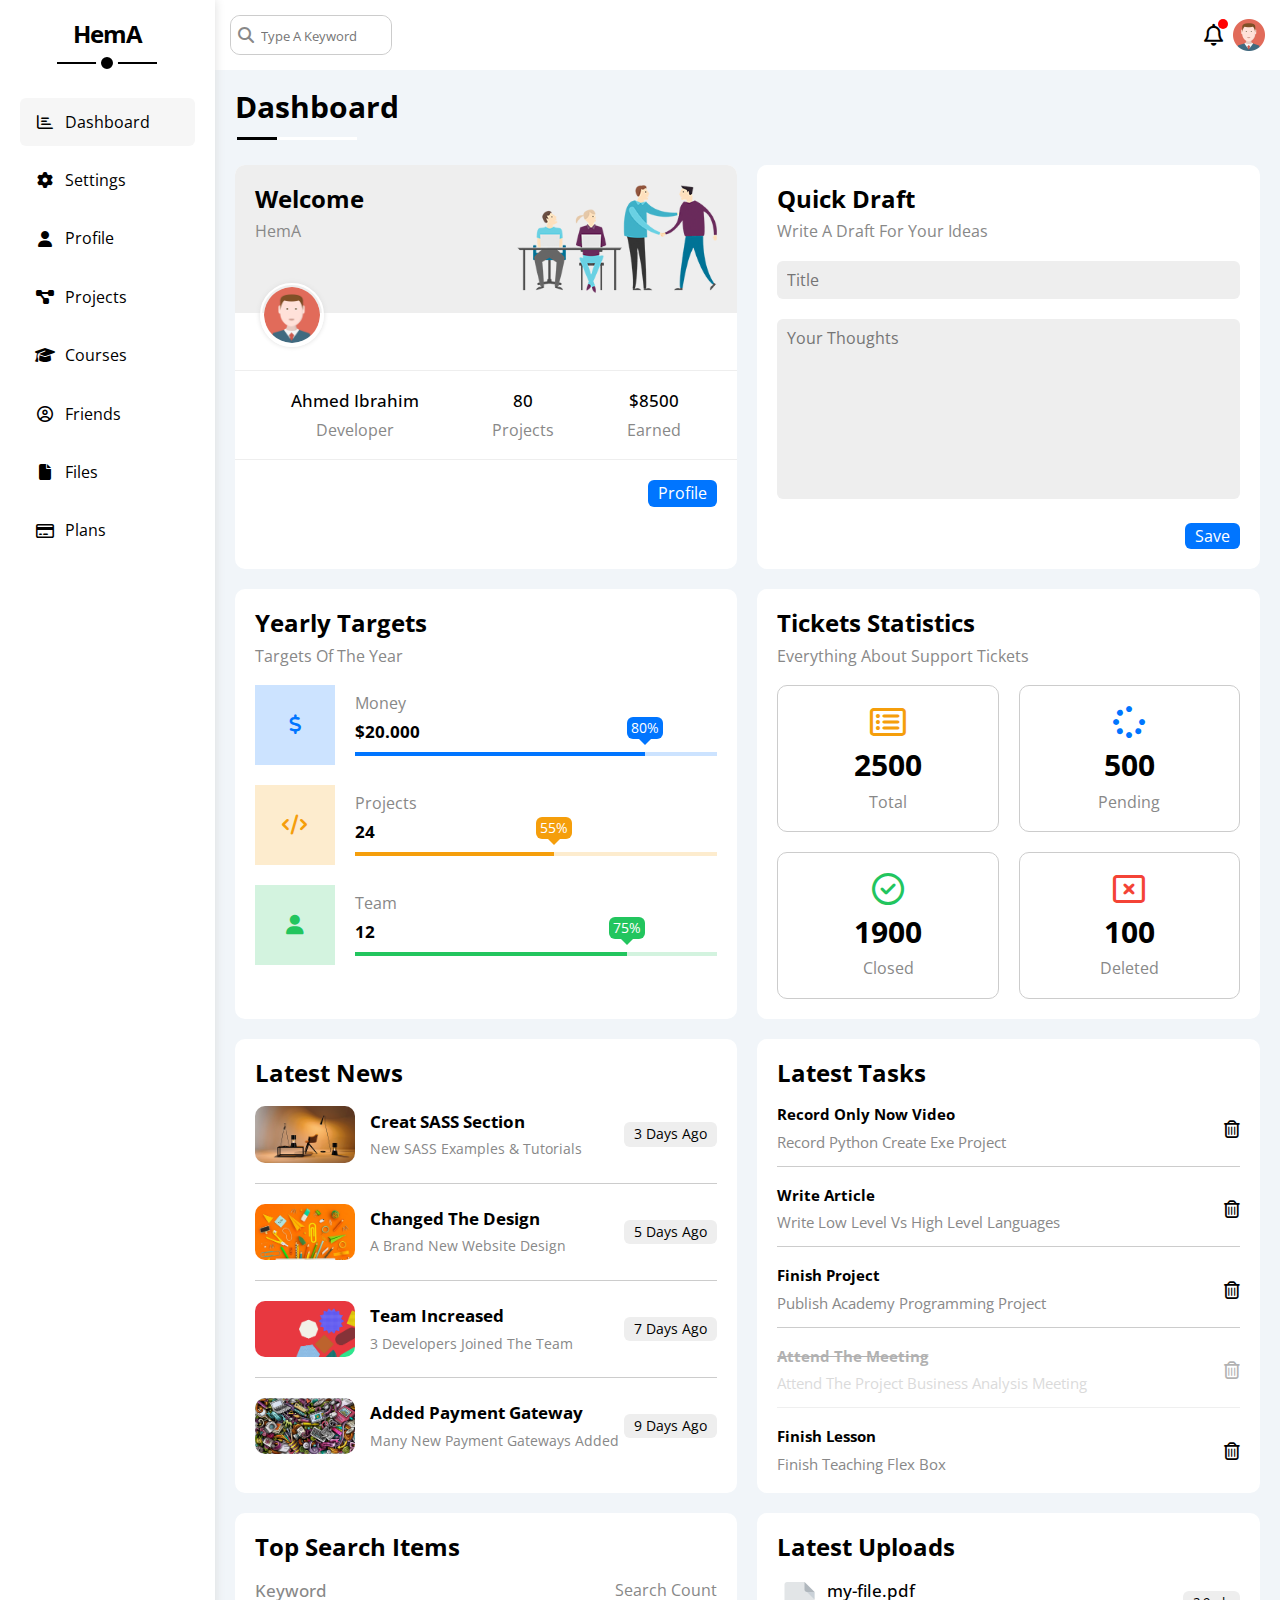
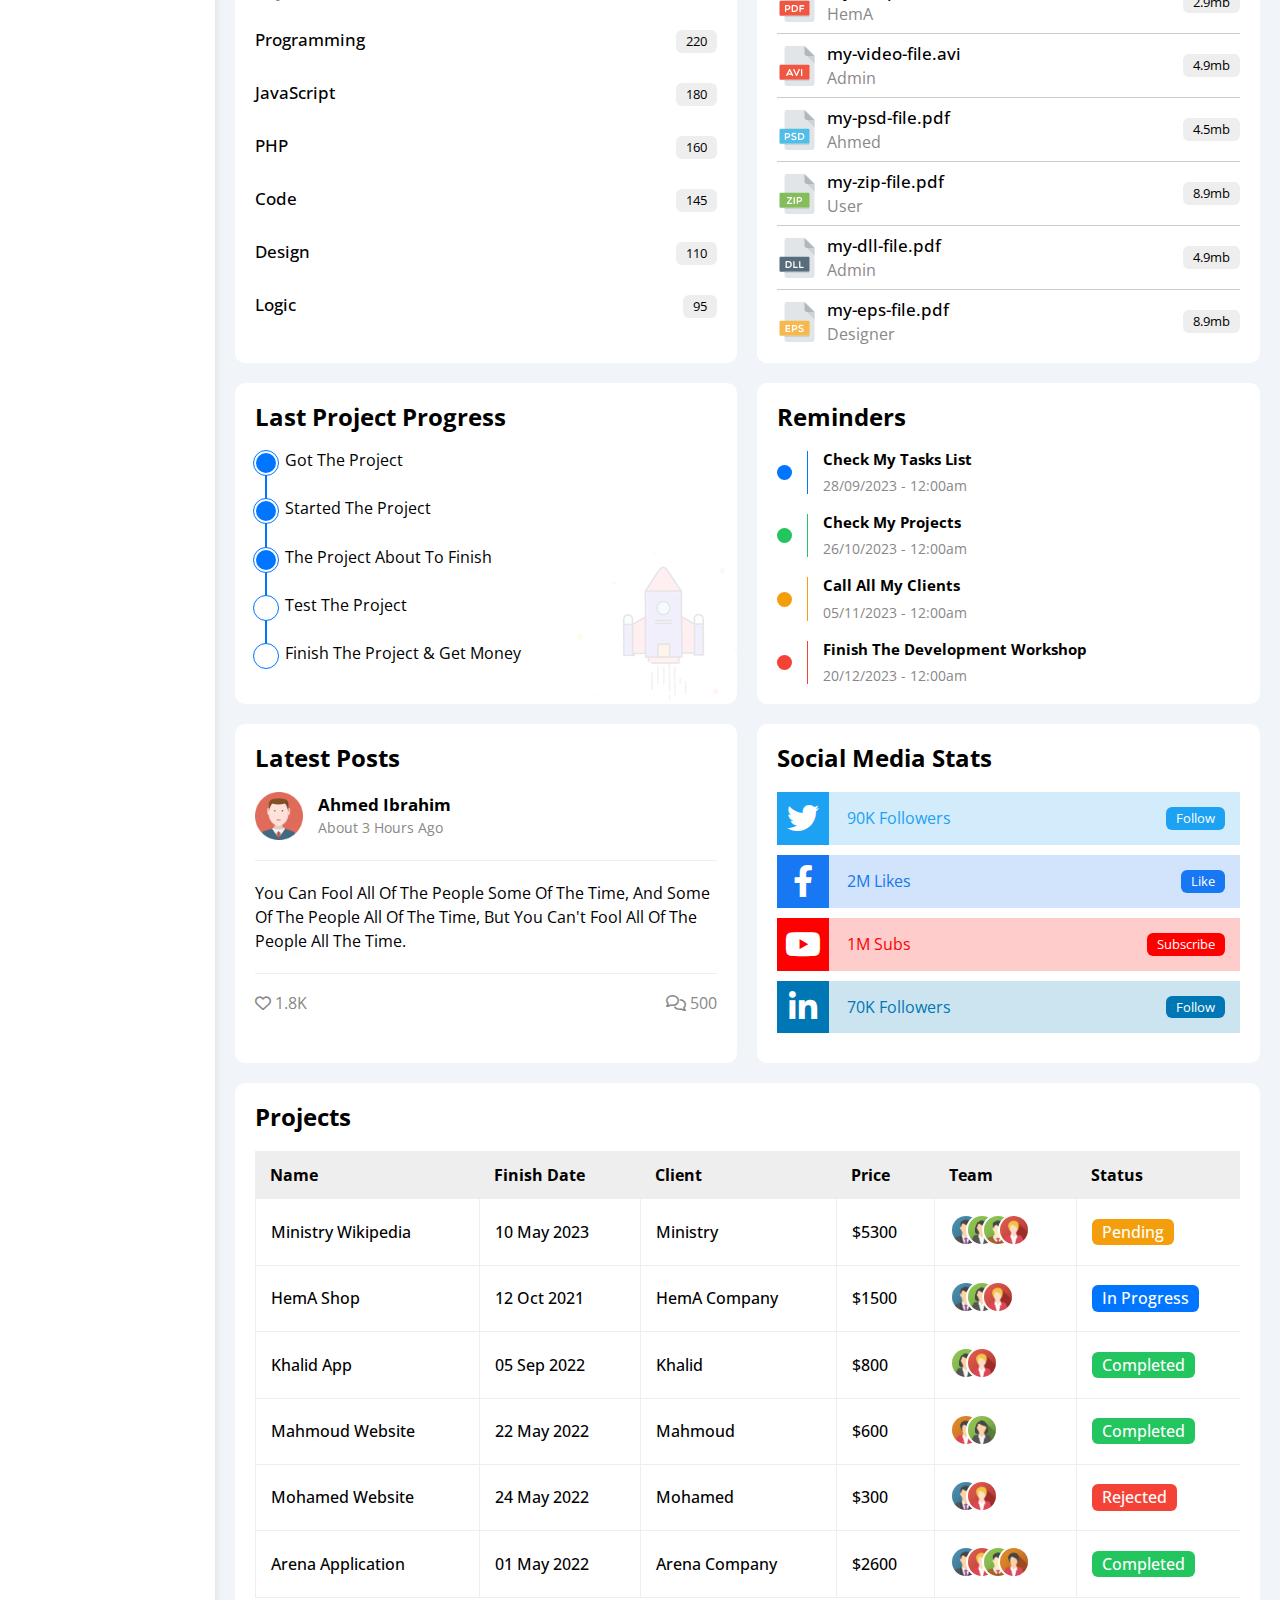
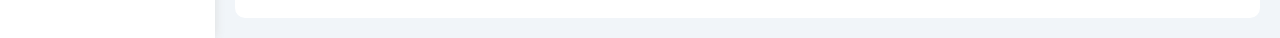
<file: index.html>
<!DOCTYPE html>
<html lang="en">

<head>
    <meta charset="UTF-8">
    <meta name="viewport" content="width=device-width, initial-scale=1.0">
    <link rel="preconnect" href="https://fonts.googleapis.com">
    <link rel="preconnect" href="https://fonts.gstatic.com" crossorigin>
    <link rel="preconnect" href="https://fonts.googleapis.com">
    <link rel="preconnect" href="https://fonts.gstatic.com" crossorigin>
    <link rel="preconnect" href="https://fonts.googleapis.com">
    <link rel="preconnect" href="https://fonts.gstatic.com" crossorigin>
    <link rel="preconnect" href="https://fonts.googleapis.com">
    <link rel="preconnect" href="https://fonts.gstatic.com" crossorigin>
    <link rel="preconnect" href="https://fonts.googleapis.com">
    <link rel="preconnect" href="https://fonts.gstatic.com" crossorigin>
    <link
        href="https://fonts.googleapis.com/css2?family=Cairo:wght@200;300;400;500;600;700;800;900;1000&family=Open+Sans:wght@400;500;600;700;800&family=Roboto+Slab:wght@600&family=Work+Sans:wght@200;300;400;500;600;700;800;900&display=swap"
        rel="stylesheet">
    <link rel="stylesheet" href="css/normalize.css">
    <link rel="stylesheet" href="css/all.min.css">
    <link rel="stylesheet" href="css/framework.css">
    <link rel="stylesheet" href="css/style.css">
    <title>Dashboard</title>
</head>

<body>
    <div class="page d-flex ">
        <div class="sidebar p-20 ">
            <h2 class="p-relative txt-center">HemA</h2>
            <ul>
                <li class="active"><a href="index.html"><i
                            class="fa-regular fa-chart-bar fa-fw"></i><span>Dashboard</span></a></li>
                <li><a href="settings.html"><i class="fa-solid fa-gear fa-fw"></i><span>Settings</span></a></li>
                <li><a href="profile.html"><i class="fa-solid fa-user fa-fw"></i><span>Profile</span></a></li>
                <li><a href="projects.html"><i class="fa-solid fa-diagram-project fa-fw"></i><span>Projects</span></a>
                </li>
                <li><a href="courses.html"><i class="fa-solid fa-graduation-cap fa-fw"></i><span>Courses</span></a></li>
                <li><a href="friends.html"><i class="fa-regular fa-circle-user fa-fw"></i><span>Friends</span></a></li>
                <li><a href="files.html"><i class="fa-solid fa-file fa-fw"></i><span>Files</span></a></li>
                <li><a href="plans.html"><i class="fa-regular fa-credit-card fa-fw"></i><span>Plans</span></a></li>
            </ul>
        </div>
        <div class="content w-100">
            <div class="header bg-white p-15 d-flex align-c j-between">
                <div class="search">
                    <i class="fa-solid fa-magnifying-glass"></i>
                    <input class="p-10 rad-10" type="search" placeholder="Type A Keyword">
                </div>
                <div class="icons d-flex align-c">
                    <i class="fa-regular fa-bell p-relative"></i>
                    <img src="pictures/avatar.png" alt="">
                </div>
            </div>
            <h2 class="p-20 fs-30 p-relative">Dashboard</h2>
            <div class="wrapper d-grid gap-20 grid-450 ml-20 mr-20 mb-20 mt-20">

                <!-- Start Welcome Widget -->
                <div class="welcome rad-10 over-h bg-white">
                    <div class="intro d-flex j-between bg-eee p-20">
                        <div class="text">
                            <h2 class="mb-10">Welcome</h2>
                            <p class="c-grey">HemA</p>
                        </div>
                        <img class="hide-mobile" src="pictures/welcome.png" alt="">
                    </div>
                    <img class="rad-50 txt-c-mobile" src="pictures/avatar.png" alt="">
                    <div class="body d-flex txt-center j-around p-20 bg-white mt-20 mb-20">
                        <div>
                            <h3 class="fs-17 fw-n mb-10">Ahmed Ibrahim</h3>
                            <p class="c-grey">Developer</p>
                        </div>
                        <div>
                            <h3 class="fs-17 fw-n mb-10">80</h3>
                            <p class="c-grey">Projects</p>
                        </div>
                        <div>
                            <h3 class="fs-17 fw-n mb-10">$8500</h3>
                            <p class="c-grey">Earned</p>
                        </div>

                    </div>
                    <a class="bg-blue c-white btn-shape " href="profile.html">Profile</a>
                </div>
                <!-- End Welcome Widget -->
                <!-- Start Quick Widget -->
                <div class="quick rad-10 over-h bg-white p-20 ">
                    <div class="intro mb-20">
                        <h2 class="mb-10 txt-cap">quick draft</h2>
                        <p class="c-grey txt-cap">write a draft for your ideas</p>
                    </div>
                    <form>
                        <input class="w-100 bg-eee mb-20 rad-6 p-10 b-none" type="text" placeholder="Title">
                        <textarea class="w-100 bg-eee mb-20 rad-6 p-10 b-none" placeholder="Your Thoughts"></textarea>
                        <input class="btn-shape b-none bg-blue c-white save" type="submit" value="Save">

                    </form>
                </div>
                <!-- End Quick Widget -->
                <!-- Start Target Widget -->
                <div class="target rad-10 bg-white p-20">
                    <div class="intro mb-20">
                        <h2 class="mb-10 txt-cap">yearly targets</h2>
                        <p class="c-grey txt-cap">targets of the year</p>
                    </div>
                    <div class="blue target-row center-flex mb-20 ">
                        <div class="icon c-blue fs-20">
                            <i class="fa-solid fa-dollar-sign"></i>
                        </div>
                        <div class="info">
                            <span class="txt-cap c-grey">money</span>
                            <span class="fw-bold fs-17">$20.000</span>
                            <div class="progress-holder">
                                <span class="progress bg-blue" style="width: 80%;"><span
                                        class="fs-14 c-white rad-6 perc bg-blue">80%</span></span>

                            </div>
                        </div>
                    </div>
                    <div class="orange target-row center-flex mb-20 ">
                        <div class="icon c-orange fs-20">
                            <i class="fa-solid fa-code"></i>
                        </div>
                        <div class="info">
                            <span class="txt-cap c-grey">projects</span>
                            <span class="fw-bold fs-17">24</span>
                            <div class="progress-holder">
                                <span class="progress bg-orange" style="width: 55%;"><span
                                        class="fs-14 c-white rad-6 perc bg-orange">55%</span></span>

                            </div>
                        </div>
                    </div>
                    <div class="green target-row center-flex ">
                        <div class="icon c-green fs-20">
                            <i class="fa-solid fa-user"></i>
                        </div>
                        <div class="info">
                            <span class="txt-cap c-grey">team</span>
                            <span class="fw-bold fs-17">12</span>
                            <div class="progress-holder">
                                <span class="progress bg-green" style="width: 75%;"><span
                                        class="fs-14 c-white rad-6 perc bg-green">75%</span></span>

                            </div>
                        </div>
                    </div>
                </div>
                <!-- End Target Widget -->

                <!-- Start Tickets Widget -->
                <div class="tickets rad-10 bg-white p-20">
                    <div class="intro mb-20">
                        <h2 class="mb-10 txt-cap">tickets statistics</h2>
                        <p class="c-grey txt-cap">everything about support tickets</p>
                    </div>
                    <div class="tickets-content d-flex gap-20 ">
                        <div class="box rad-10 center-flex">
                            <i class="c-orange mt-20  fa-regular fa-rectangle-list fa-2x "></i>
                            <span class="fs-30 fw-bold mt-10 mb-10">2500</span>
                            <span class="txt-cap c-grey mb-20">total</span>
                        </div>
                        <div class="box rad-10 center-flex">
                            <i class="c-blue mt-20 fa-solid fa-spinner fa-2x "></i>
                            <span class="fs-30 fw-bold mt-10 mb-10">500</span>
                            <span class="txt-cap c-grey mb-20">pending</span>
                        </div>
                        <div class="box rad-10 center-flex">
                            <i class="c-green mt-20  fa-regular fa-circle-check fa-2x "></i>
                            <span class="fs-30 fw-bold mt-10 mb-10">1900</span>
                            <span class="txt-cap c-grey mb-20">closed</span>
                        </div>
                        <div class="box rad-10 center-flex">
                            <i class="c-red mt-20  fa-regular fa-rectangle-xmark fa-2x "></i>
                            <span class="fs-30 fw-bold mt-10 mb-10">100</span>
                            <span class="txt-cap c-grey mb-20">deleted</span>
                        </div>
                    </div>
                </div>
                <!-- End Tickets Widget -->
                <!-- Start News Widget -->
                <div class="news rad-10 bg-white p-20">
                    <div class="intro mb-20">
                        <h2 class="mb-10 txt-cap">latest news</h2>
                    </div>
                    <div class="news-row d-flex align-c ">
                        <img src="pictures/news-01.png" alt="">
                        <div class="text">
                            <h3 class="mb-10 fs-17">Creat SASS Section</h3>
                            <p class="fs-14 c-grey">New SASS Examples & Tutorials</p>
                        </div>
                        <span class="ml-auto btn-shape txt-cap bg-eee rad-6 ml-20 fs-14">3 days ago</span>
                    </div>
                    <div class="news-row d-flex align-c  ">
                        <img src="pictures/news-02.png" alt="">
                        <div class="text">
                            <h3 class="mb-10 fs-17">Changed The Design</h3>
                            <p class="fs-14 c-grey">A Brand New Website Design</p>
                        </div>
                        <span class="ml-auto btn-shape txt-cap bg-eee rad-6 ml-20 fs-14">5 days ago</span>
                    </div>
                    <div class="news-row d-flex align-c  ">
                        <img src="pictures/news-03.png" alt="">
                        <div class="text">
                            <h3 class="mb-10 fs-17">Team Increased</h3>
                            <p class="fs-14 c-grey">3 Developers Joined The Team</p>
                        </div>
                        <span class="ml-auto btn-shape txt-cap bg-eee rad-6 ml-20 fs-14">7 days ago</span>
                    </div>
                    <div class="news-row d-flex align-c  ">
                        <img src="pictures/news-04.png" alt="">
                        <div class="text">
                            <h3 class="mb-10 fs-17">Added Payment Gateway</h3>
                            <p class="fs-14 c-grey">Many New Payment Gateways Added</p>
                        </div>
                        <span class="ml-auto btn-shape txt-cap bg-eee rad-6 ml-20 fs-14">9 days ago</span>
                    </div>
                </div>
                <!-- End News Widget -->
                <!-- Start Tasks Widget -->
                <div class="tasks rad-10 bg-white p-20">
                    <div class="intro mb-20">
                        <h2 class="mb-10 txt-cap">latest tasks</h2>
                    </div>
                    <div class="task mt-20 d-flex j-between align-c">
                        <div class="text">
                            <h3 class="mb-10 txt-cap fs-15">record only now video</h3>
                            <p class="txt-cap fs-15 c-grey">record python create exe project</p>
                        </div>
                        <i class="fa-regular fa-trash-can fs-18"></i>
                    </div>
                    <div class="task mt-20 d-flex j-between align-c">
                        <div class="text">
                            <h3 class="mb-10 txt-cap fs-15">write article</h3>
                            <p class="txt-cap fs-15 c-grey">write low level vs high level languages</p>
                        </div>
                        <i class="fa-regular fa-trash-can fs-18"></i>
                    </div>
                    <div class="task mt-20 d-flex j-between align-c">
                        <div class="text">
                            <h3 class="mb-10 txt-cap fs-15">finish project</h3>
                            <p class="txt-cap fs-15 c-grey">publish academy programming project</p>
                        </div>
                        <i class="fa-regular fa-trash-can fs-18"></i>
                    </div>
                    <div class="task mt-20 d-flex j-between align-c done">
                        <div class="text">
                            <h3 class="mb-10 txt-cap fs-15">attend the meeting</h3>
                            <p class="txt-cap fs-15 c-grey">attend the project business analysis meeting</p>
                        </div>
                        <i class="fa-regular fa-trash-can fs-18"></i>
                    </div>
                    <div class="task mt-20 d-flex j-between align-c">
                        <div class="text">
                            <h3 class="mb-10 txt-cap fs-15">finish lesson</h3>
                            <p class="txt-cap fs-15 c-grey">finish teaching flex box</p>
                        </div>
                        <i class="fa-regular fa-trash-can fs-18"></i>
                    </div>
                </div>
                <!-- End Tasks Widget -->

                <!-- Start Search Widget -->
                <div class="search-items rad-10 bg-white p-20">
                    <div class="intro mb-20">
                        <h2 class="mb-10 txt-cap">top search items</h2>
                    </div>
                    <div class="search-row d-flex mb-30 j-between">
                        <h3 class="fw-n fs-17 txt-cap c-grey">keyword</h3>
                        <span class="txt-cap c-grey">search count</span>
                    </div>
                    <div class="search-row d-flex mb-30 j-between">
                        <h3 class="fw-n fs-17 txt-cap ">programming</h3>
                        <span class="txt-cap btn-shape bg-eee fs-13 ">220</span>
                    </div>
                    <div class="search-row d-flex mb-30 j-between">
                        <h3 class="fw-n fs-17 ">JavaScript</h3>
                        <span class="txt-cap btn-shape bg-eee fs-13 ">180</span>
                    </div>
                    <div class="search-row d-flex mb-30 j-between">
                        <h3 class="fw-n fs-17 ">PHP</h3>
                        <span class="txt-cap btn-shape bg-eee fs-13 ">160</span>
                    </div>
                    <div class="search-row d-flex mb-30 j-between">
                        <h3 class="fw-n fs-17 txt-cap">code</h3>
                        <span class="txt-cap btn-shape bg-eee fs-13 ">145</span>
                    </div>
                    <div class="search-row d-flex mb-30 j-between">
                        <h3 class="fw-n fs-17 txt-cap">design</h3>
                        <span class="txt-cap btn-shape bg-eee fs-13 ">110</span>
                    </div>
                    <div class="search-row d-flex j-between">
                        <h3 class="fw-n fs-17 txt-cap">logic</h3>
                        <span class="txt-cap btn-shape bg-eee fs-13 ">95</span>
                    </div>
                </div>
                <!-- End Search Widget -->

                <!-- Start Uploads Widget -->
                <div class="uploads rad-10 bg-white p-20">
                    <div class="intro mb-20">
                        <h2 class="mb-10 txt-cap">latest uploads</h2>
                    </div>
                    <div class="file mb-10 d-flex align-c">
                        <img src="pictures/pdf.svg" alt="">
                        <div class="info d-flex align-c j-between">
                            <div class="text">
                                <h3 class="fw-n fs-17 mb-5">my-file.pdf</h3>
                                <p class="c-grey">HemA</p>
                            </div>
                            <span class="fs-13 btn-shape bg-eee">2.9mb</span>
                        </div>
                    </div>
                    <div class="file mb-10 d-flex align-c">
                        <img src="pictures/avi.svg" alt="">
                        <div class="info d-flex align-c j-between">
                            <div class="text">
                                <h3 class="fw-n fs-17 mb-5">my-video-file.avi</h3>
                                <p class="c-grey">Admin</p>
                            </div>
                            <span class="fs-13 btn-shape bg-eee">4.9mb</span>
                        </div>
                    </div>
                    <div class="file mb-10 d-flex align-c">
                        <img src="pictures/psd.svg" alt="">
                        <div class="info d-flex align-c j-between">
                            <div class="text">
                                <h3 class="fw-n fs-17 mb-5">my-psd-file.pdf</h3>
                                <p class="c-grey">Ahmed</p>
                            </div>
                            <span class="fs-13 btn-shape bg-eee">4.5mb</span>
                        </div>
                    </div>
                    <div class="file mb-10 d-flex align-c">
                        <img src="pictures/zip.svg" alt="">
                        <div class="info d-flex align-c j-between">
                            <div class="text">
                                <h3 class="fw-n fs-17 mb-5">my-zip-file.pdf</h3>
                                <p class="c-grey">User</p>
                            </div>
                            <span class="fs-13 btn-shape bg-eee">8.9mb</span>
                        </div>
                    </div>
                    <div class="file mb-10 d-flex align-c">
                        <img src="pictures/dll.svg" alt="">
                        <div class="info d-flex align-c j-between">
                            <div class="text">
                                <h3 class="fw-n fs-17 mb-5">my-dll-file.pdf</h3>
                                <p class="c-grey">Admin</p>
                            </div>
                            <span class="fs-13 btn-shape bg-eee">4.9mb</span>
                        </div>
                    </div>
                    <div class="file d-flex align-c">
                        <img src="pictures/eps.svg" alt="">
                        <div class="info d-flex align-c j-between">
                            <div class="text">
                                <h3 class="fw-n fs-17 mb-5">my-eps-file.pdf</h3>
                                <p class="c-grey">Designer</p>
                            </div>
                            <span class="fs-13 btn-shape bg-eee">8.9mb</span>
                        </div>
                    </div>

                </div>
                <!-- End Uploads Widget -->
                <!-- Start Progress Widget -->
                <div class="progress rad-10 bg-white p-20 p-relative">
                    <div class="intro mb-20">
                        <h2 class="mb-10 txt-cap">last project progress</h2>
                    </div>
                    <ul class="p-relative">
                        <li class="txt-cap mb-30 pl-30 p-relative done">got the project</li>
                        <li class="txt-cap mb-30 pl-30 p-relative done">started the project</li>
                        <li class="txt-cap mb-30 pl-30 p-relative done">the project about to finish</li>
                        <li class="txt-cap mb-30 pl-30 p-relative current">test the project</li>
                        <li class="txt-cap  pl-30 p-relative">finish the project & get money</li>
                    </ul>
                    <img class="hide-mobile" src="pictures/project.png" alt="">
                </div>
                <!-- End Progress Widget -->
                <!-- Start Reminders Widget -->
                <div class="reminders rad-10 bg-white p-20">
                    <div class="intro mb-20">
                        <h2 class="mb-10 txt-cap">reminders</h2>
                    </div>
                    <div class="reminder d-flex align-c mb-20">
                        <div class="dot rad-50 bg-blue mr-15"></div>
                        <div class="text">
                            <h3 class="txt-cap mb-10 fs-15">check my tasks list</h3>
                            <p class="txt-cap c-grey fs-14">28/09/2023 - 12:00am</p>
                        </div>
                    </div>
                    <div class="reminder d-flex align-c mb-20">
                        <div class="dot rad-50 bg-green mr-15"></div>
                        <div class="text green">
                            <h3 class="txt-cap mb-10 fs-15">check my projects</h3>
                            <p class="txt-cap c-grey fs-14">26/10/2023 - 12:00am</p>
                        </div>
                    </div>
                    <div class="reminder d-flex align-c mb-20">
                        <div class="dot rad-50 bg-orange mr-15"></div>
                        <div class="text orange">
                            <h3 class="txt-cap mb-10 fs-15">call all my clients</h3>
                            <p class="txt-cap c-grey fs-14">05/11/2023 - 12:00am</p>
                        </div>
                    </div>
                    <div class="reminder d-flex align-c">
                        <div class="dot rad-50 bg-red mr-15"></div>
                        <div class="text red">
                            <h3 class="txt-cap mb-10 fs-15">finish the development workshop</h3>
                            <p class="txt-cap c-grey fs-14">20/12/2023 - 12:00am</p>
                        </div>
                    </div>
                </div>
                <!-- End Reminders Widget -->
                <!-- Start Posts Widget -->
                <div class="posts rad-10 bg-white p-20">
                    <div class="intro mb-20">
                        <h2 class="mb-10 txt-cap">latest posts</h2>
                    </div>
                    <div class="head d-flex align-c mb-20 ">
                        <img class="mr-15" src="pictures/avatar.png" alt="">
                        <div class="info">
                            <h3 class="txt-cap fs-17 mb-5">ahmed ibrahim</h3>
                            <p class="txt-cap c-grey fs-14">about 3 hours ago</p>
                        </div>
                    </div>
                    <div class="text txt-cap mb-20 txt-c-mobile">
                        you can fool all of the people some of the time, and some of the people all of the time, but you
                        can't fool all of the people all the time.
                    </div>
                    <div class="react d-flex j-between c-grey">
                        <div class="like">
                            <i class="fa-regular fa-heart"></i>
                            <span>1.8K</span>
                        </div>
                        <div class="comment">
                            <i class="fa-regular fa-comments"></i>
                            <span>500</span>
                        </div>
                    </div>
                </div>
                <!-- End Posts Widget -->
                <!-- Start Social Media Widget -->
                <div class="social rad-10 bg-white p-20">
                    <div class="intro mb-20">
                        <h2 class="mb-10 txt-cap">social media stats</h2>
                    </div>
                    <div class="box twitter p-relative d-flex j-between p-15 align-c mb-10">
                        <i class="fa-brands fa-twitter fa-2x c-white d-flex align-c j-center"></i>
                        <span>90K Followers</span>
                        <a class="btn-shape c-white fs-13" href="#">Follow</a>
                    </div>
                    <div class="box face p-relative d-flex j-between p-15 align-c mb-10">
                        <i class="fa-brands fa-facebook-f fa-2x c-white d-flex align-c j-center"></i>
                        <span>2M Likes</span>
                        <a class="btn-shape c-white fs-13" href="#">Like</a>
                    </div>
                    <div class="box youtube p-relative d-flex j-between p-15 align-c mb-10">
                        <i class="fa-brands fa-youtube fa-2x c-white d-flex align-c j-center"></i>
                        <span>1M Subs</span>
                        <a class="btn-shape c-white fs-13" href="#">Subscribe</a>
                    </div>
                    <div class="box linkedin p-relative d-flex j-between p-15 align-c mb-10">
                        <i class="fa-brands fa-linkedin-in fa-2x c-white d-flex align-c j-center"></i>
                        <span>70K Followers</span>
                        <a class="btn-shape c-white fs-13" href="#">Follow</a>
                    </div>
                </div>
                <!-- End Social Media Widget -->
            </div>
            <!-- Start Projects Table -->
            <div class="projects rad-10 bg-white p-20 m-20">
                <div class="intro mb-20">
                    <h2 class="mb-10 txt-cap">projects</h2>
                </div>
                <div class="responsive-table">
                    <table>
                        <thead>
                            <tr>
                                <td class="txt-cap">name</td>
                                <td class="txt-cap">finish date</td>
                                <td class="txt-cap">client</td>
                                <td class="txt-cap">price</td>
                                <td class="txt-cap">team</td>
                                <td class="txt-cap">status</td>
                            </tr>
                        </thead>
                        <tbody>
                            <tr>
                                <td class="txt-cap">ministry wikipedia</td>
                                <td class="txt-cap">10 may 2023</td>
                                <td class="txt-cap">ministry</td>
                                <td class="txt-cap">$5300</td>
                                <td class="txt-cap"><img src="pictures/team-01.png">
                                    <img src="pictures/team-02.png">
                                    <img src="pictures/team-03.png">
                                    <img src="pictures/team-05.png">
                                </td>
                                <td class="txt-cap"><span class="btn-shape bg-orange c-white">pending</span></td>
                            </tr>

                            <tr>
                                <td>HemA Shop</td>
                                <td class="txt-cap">12 oct 2021</td>
                                <td class="txt-cap">HemA company</td>
                                <td class="txt-cap">$1500</td>
                                <td class="txt-cap"><img src="pictures/team-01.png">
                                    <img src="pictures/team-02.png">
                                    <img src="pictures/team-05.png">
                                </td>
                                <td class="txt-cap"><span class="btn-shape bg-blue c-white">in progress</span></td>
                            </tr>

                            <tr>
                                <td class="txt-cap">khalid app</td>
                                <td class="txt-cap">05 sep 2022</td>
                                <td class="txt-cap">khalid</td>
                                <td class="txt-cap">$800</td>
                                <td class="txt-cap"><img src="pictures/team-02.png">
                                    <img src="pictures/team-05.png">
                                </td>
                                <td class="txt-cap"><span class="btn-shape bg-green c-white">completed</span></td>
                            </tr>

                            <tr>
                                <td class="txt-cap">mahmoud website</td>
                                <td class="txt-cap">22 may 2022</td>
                                <td class="txt-cap">mahmoud</td>
                                <td class="txt-cap">$600</td>
                                <td class="txt-cap"><img src="pictures/team-04.png">
                                    <img src="pictures/team-02.png">
                                </td>
                                <td class="txt-cap"><span class="btn-shape bg-green c-white">completed</span></td>
                            </tr>

                            <tr>
                                <td class="txt-cap">mohamed website</td>
                                <td class="txt-cap">24 may 2022</td>
                                <td class="txt-cap">mohamed</td>
                                <td class="txt-cap">$300</td>
                                <td class="txt-cap"><img src="pictures/team-01.png">
                                    <img src="pictures/team-05.png">
                                </td>
                                <td class="txt-cap"><span class="btn-shape bg-red c-white">rejected</span></td>
                            </tr>

                            <tr>
                                <td class="txt-cap">arena application</td>
                                <td class="txt-cap">01 may 2022</td>
                                <td class="txt-cap">arena company</td>
                                <td class="txt-cap">$2600</td>
                                <td class="txt-cap"><img src="pictures/team-01.png">
                                    <img src="pictures/team-05.png">
                                    <img src="pictures/team-03.png">
                                    <img src="pictures/team-04.png">
                                </td>
                                <td class="txt-cap"><span class="btn-shape bg-green c-white">completed</span></td>
                            </tr>
                        </tbody>
                    </table>
                </div>
            </div>
            <!-- End Projects Table -->
        </div>
    </div>
</body>

</html>
</file>
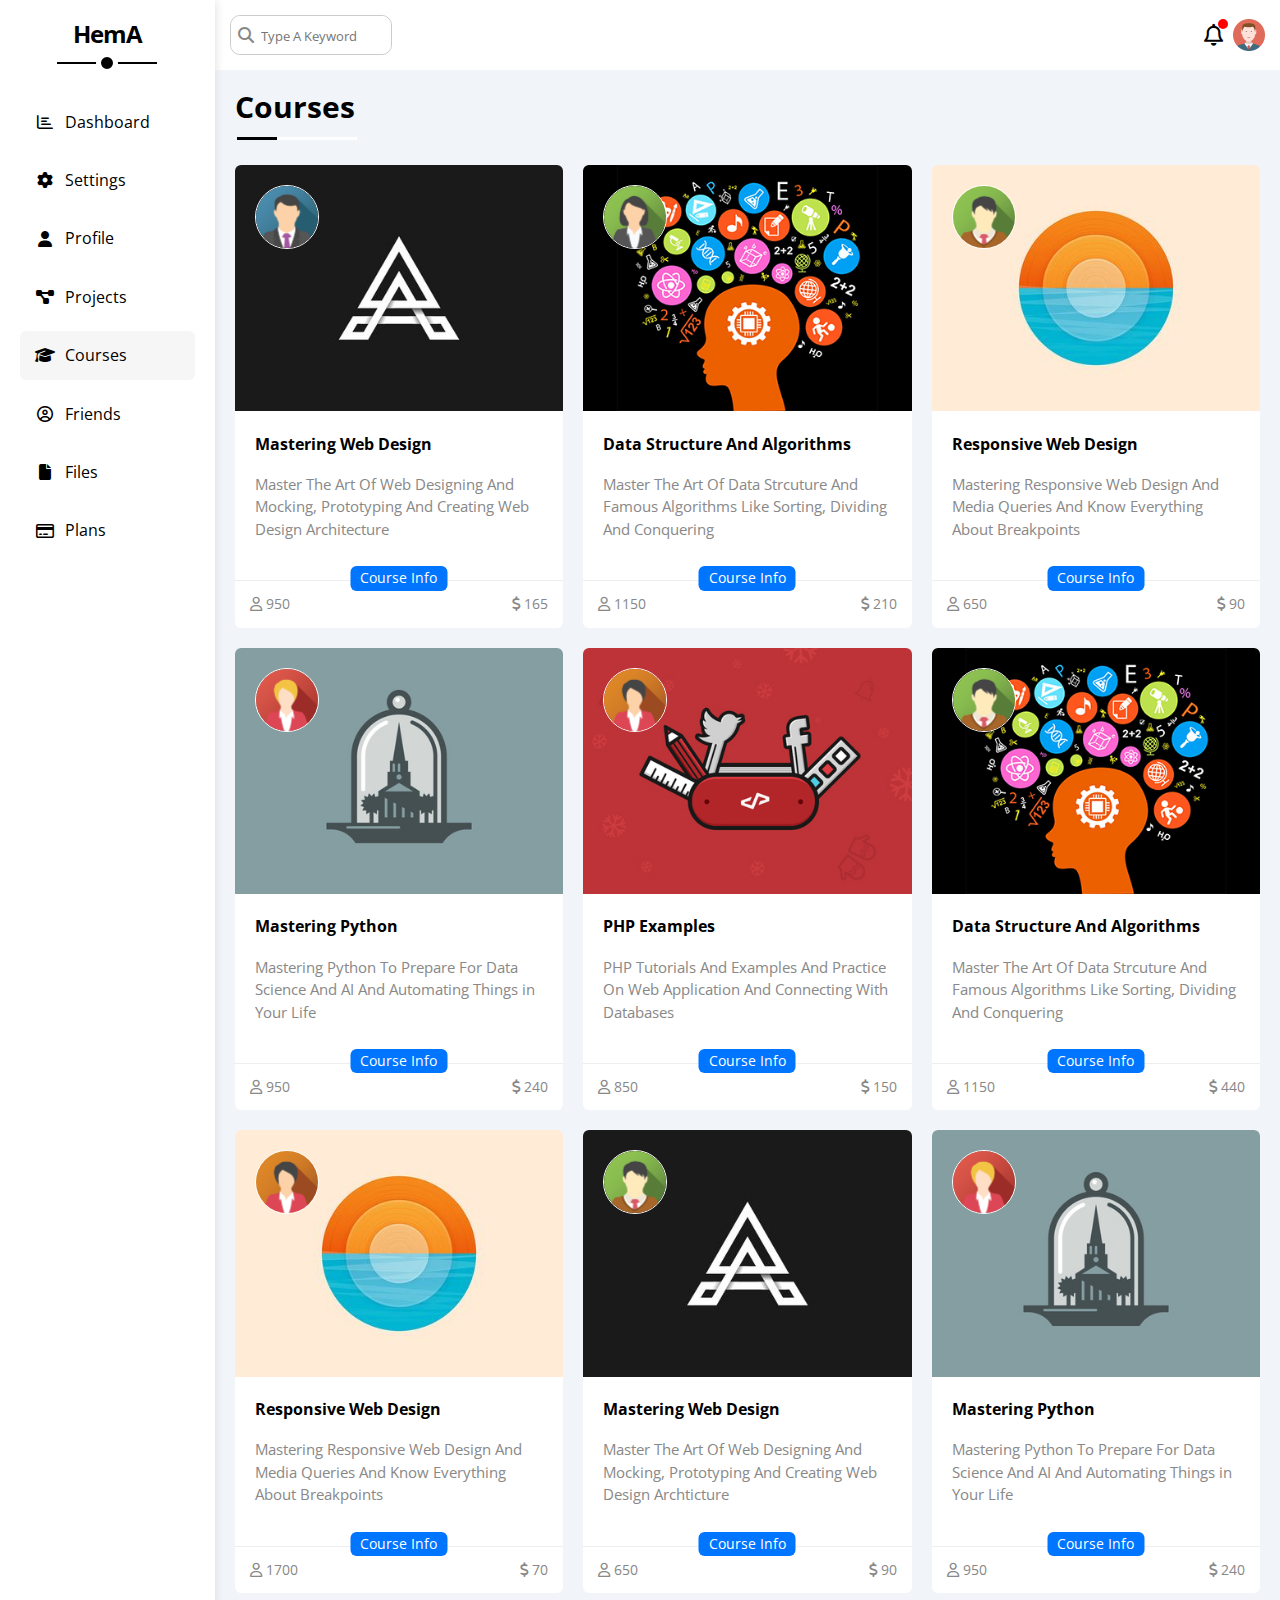
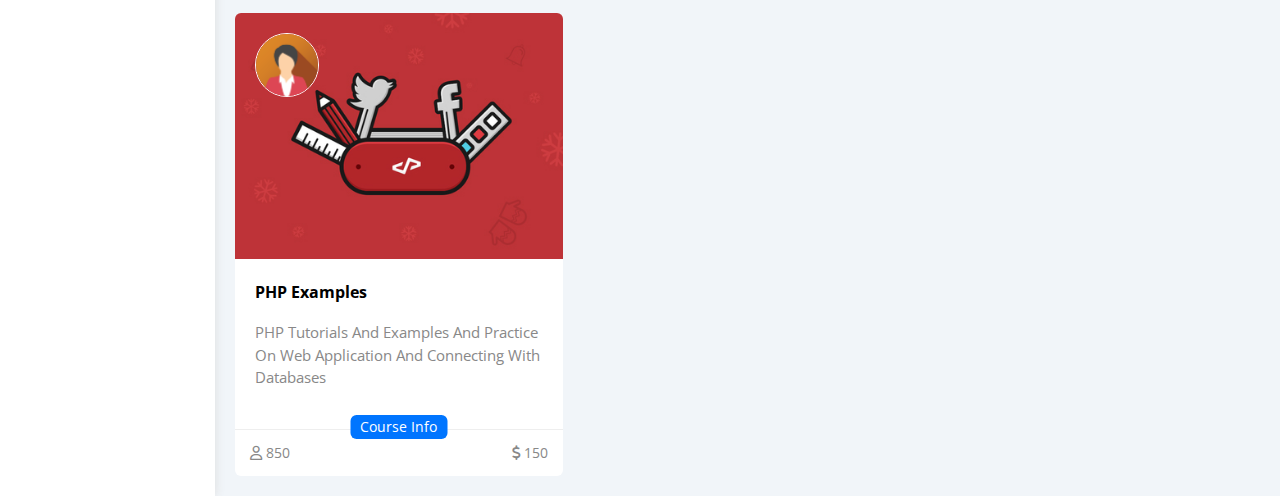
<file: courses.html>
<!DOCTYPE html>
<html lang="en">

<head>
    <meta charset="UTF-8">
    <meta name="viewport" content="width=device-width, initial-scale=1.0">
    <link rel="preconnect" href="https://fonts.googleapis.com">
    <link rel="preconnect" href="https://fonts.gstatic.com" crossorigin>
    <link rel="preconnect" href="https://fonts.googleapis.com">
    <link rel="preconnect" href="https://fonts.gstatic.com" crossorigin>
    <link rel="preconnect" href="https://fonts.googleapis.com">
    <link rel="preconnect" href="https://fonts.gstatic.com" crossorigin>
    <link rel="preconnect" href="https://fonts.googleapis.com">
    <link rel="preconnect" href="https://fonts.gstatic.com" crossorigin>
    <link rel="preconnect" href="https://fonts.googleapis.com">
    <link rel="preconnect" href="https://fonts.gstatic.com" crossorigin>
    <link
        href="https://fonts.googleapis.com/css2?family=Cairo:wght@200;300;400;500;600;700;800;900;1000&family=Open+Sans:wght@400;500;600;700;800&family=Roboto+Slab:wght@600&family=Work+Sans:wght@200;300;400;500;600;700;800;900&display=swap"
        rel="stylesheet">
    <link rel="stylesheet" href="css/normalize.css">
    <link rel="stylesheet" href="css/all.min.css">
    <link rel="stylesheet" href="css/framework.css">
    <link rel="stylesheet" href="css/style.css">
    <title>Courses</title>
</head>

<body>
    <div class="page d-flex ">
        <div class="sidebar p-20 ">
            <h2 class="p-relative txt-center">HemA</h2>
            <ul>
                <li><a href="index.html"><i class="fa-regular fa-chart-bar fa-fw"></i><span>Dashboard</span></a></li>
                <li><a href="settings.html"><i class="fa-solid fa-gear fa-fw"></i><span>Settings</span></a></li>
                <li><a href="profile.html"><i class="fa-solid fa-user fa-fw"></i><span>Profile</span></a>
                </li>
                <li><a href="projects.html"><i class="fa-solid fa-diagram-project fa-fw"></i><span>Projects</span></a>
                </li>
                <li class="active"><a href="courses.html"><i
                            class="fa-solid fa-graduation-cap fa-fw"></i><span>Courses</span></a></li>
                <li><a href="friends.html"><i class="fa-regular fa-circle-user fa-fw"></i><span>Friends</span></a></li>
                <li><a href="files.html"><i class="fa-solid fa-file fa-fw"></i><span>Files</span></a></li>
                <li><a href="plans.html"><i class="fa-regular fa-credit-card fa-fw"></i><span>Plans</span></a></li>
            </ul>
        </div>
        <div class="content w-100">
            <div class="header bg-white p-15 d-flex align-c j-between">
                <div class="search">
                    <i class="fa-solid fa-magnifying-glass"></i>
                    <input class="p-10 rad-10" type="search" placeholder="Type A Keyword">
                </div>
                <div class="icons d-flex align-c">
                    <i class="fa-regular fa-bell p-relative"></i>
                    <img src="pictures/avatar.png" alt="">
                </div>
            </div>
            <h2 class="p-20 fs-30 p-relative">Courses</h2>
            <div class="courses-page m-20 d-grid grid-300 gap-20">

                <div class="course over-h bg-white rad-6 p-relative">
                    <img class="cover" src="pictures/course-01.jpg" alt="">
                    <img class="team" src="pictures/team-01.png" alt="">
                    <div class="text p-20 mb-20">
                        <h4 class="mb-20 ">Mastering Web Design</h4>
                        <p class="c-grey fs-15">
                            Master The Art Of Web Designing And Mocking, Prototyping And Creating Web Design
                            Architecture
                        </p>
                    </div>
                    <div class="footer d-flex align-c j-between p-15 p-relative">
                        <div class="c-grey fs-14">
                            <i class="fa-regular fa-user"></i>
                            950
                        </div>
                        <div class="c-grey fs-14">
                            <i class="fa-solid fa-dollar-sign"></i>
                            165
                        </div>
                        <span class="btn-shape bg-blue c-white">Course Info</span>
                    </div>
                </div>


                <div class="course over-h bg-white rad-6 p-relative">
                    <img class="cover" src="pictures/course-02.jpg" alt="">
                    <img class="team" src="pictures/team-02.png" alt="">
                    <div class="text p-20 mb-20">
                        <h4 class="mb-20 ">Data Structure And Algorithms</h4>
                        <p class="c-grey fs-15">
                            Master The Art Of Data Strcuture And Famous Algorithms Like Sorting, Dividing And Conquering
                        </p>
                    </div>
                    <div class="footer d-flex align-c j-between p-15 p-relative">
                        <div class="c-grey fs-14">
                            <i class="fa-regular fa-user"></i>
                            1150
                        </div>
                        <div class="c-grey fs-14">
                            <i class="fa-solid fa-dollar-sign"></i>
                            210
                        </div>
                        <span class="btn-shape bg-blue c-white">Course Info</span>
                    </div>
                </div>


                <div class="course over-h bg-white rad-6 p-relative">
                    <img class="cover" src="pictures/course-03.jpg" alt="">
                    <img class="team" src="pictures/team-03.png" alt="">
                    <div class="text p-20 mb-20">
                        <h4 class="mb-20 ">Responsive Web Design</h4>
                        <p class="c-grey fs-15">
                            Mastering Responsive Web Design And Media Queries And Know Everything About Breakpoints </p>
                    </div>
                    <div class="footer d-flex align-c j-between p-15 p-relative">
                        <div class="c-grey fs-14">
                            <i class="fa-regular fa-user"></i>
                            650
                        </div>
                        <div class="c-grey fs-14">
                            <i class="fa-solid fa-dollar-sign"></i>
                            90
                        </div>
                        <span class="btn-shape bg-blue c-white">Course Info</span>
                    </div>
                </div>


                <div class="course over-h bg-white rad-6 p-relative">
                    <img class="cover" src="pictures/course-04.jpg" alt="">
                    <img class="team" src="pictures/team-05.png" alt="">
                    <div class="text p-20 mb-20">
                        <h4 class="mb-20 ">Mastering Python</h4>
                        <p class="c-grey fs-15">
                            Mastering Python To Prepare For Data Science And AI And Automating Things in Your Life
                        </p>
                    </div>
                    <div class="footer d-flex align-c j-between p-15 p-relative">
                        <div class="c-grey fs-14">
                            <i class="fa-regular fa-user"></i>
                            950
                        </div>
                        <div class="c-grey fs-14">
                            <i class="fa-solid fa-dollar-sign"></i>
                            240
                        </div>
                        <span class="btn-shape bg-blue c-white">Course Info</span>
                    </div>
                </div>


                <div class="course over-h bg-white rad-6 p-relative">
                    <img class="cover" src="pictures/course-05.jpg" alt="">
                    <img class="team" src="pictures/team-04.png" alt="">
                    <div class="text p-20 mb-20">
                        <h4 class="mb-20 ">PHP Examples</h4>
                        <p class="c-grey fs-15">
                            PHP Tutorials And Examples And Practice On Web Application And Connecting With Databases
                        </p>
                    </div>
                    <div class="footer d-flex align-c j-between p-15 p-relative">
                        <div class="c-grey fs-14">
                            <i class="fa-regular fa-user"></i>
                            850
                        </div>
                        <div class="c-grey fs-14">
                            <i class="fa-solid fa-dollar-sign"></i>
                            150
                        </div>
                        <span class="btn-shape bg-blue c-white">Course Info</span>
                    </div>
                </div>


                <div class="course over-h bg-white rad-6 p-relative">
                    <img class="cover" src="pictures/course-02.jpg" alt="">
                    <img class="team" src="pictures/team-03.png" alt="">
                    <div class="text p-20 mb-20">
                        <h4 class="mb-20 ">Data Structure And Algorithms</h4>
                        <p class="c-grey fs-15">
                            Master The Art Of Data Strcuture And Famous Algorithms Like Sorting, Dividing And Conquering
                        </p>
                    </div>
                    <div class="footer d-flex align-c j-between p-15 p-relative">
                        <div class="c-grey fs-14">
                            <i class="fa-regular fa-user"></i>
                            1150
                        </div>
                        <div class="c-grey fs-14">
                            <i class="fa-solid fa-dollar-sign"></i>
                            440
                        </div>
                        <span class="btn-shape bg-blue c-white">Course Info</span>
                    </div>
                </div>

                <div class="course over-h bg-white rad-6 p-relative">
                    <img class="cover" src="pictures/course-03.jpg" alt="">
                    <img class="team" src="pictures/team-04.png" alt="">
                    <div class="text p-20 mb-20">
                        <h4 class="mb-20 ">Responsive Web Design</h4>
                        <p class="c-grey fs-15">
                            Mastering Responsive Web Design And Media Queries And Know Everything About Breakpoints
                        </p>
                    </div>
                    <div class="footer d-flex align-c j-between p-15 p-relative">
                        <div class="c-grey fs-14">
                            <i class="fa-regular fa-user"></i>
                            1700
                        </div>
                        <div class="c-grey fs-14">
                            <i class="fa-solid fa-dollar-sign"></i>
                            70
                        </div>
                        <span class="btn-shape bg-blue c-white">Course Info</span>
                    </div>
                </div>



                <div class="course over-h bg-white rad-6 p-relative">
                    <img class="cover" src="pictures/course-01.jpg" alt="">
                    <img class="team" src="pictures/team-03.png" alt="">
                    <div class="text p-20 mb-20">
                        <h4 class="mb-20 ">Mastering Web Design</h4>
                        <p class="c-grey fs-15">
                            Master The Art Of Web Designing And Mocking, Prototyping And Creating Web Design Archticture
                        </p>
                    </div>
                    <div class="footer d-flex align-c j-between p-15 p-relative">
                        <div class="c-grey fs-14">
                            <i class="fa-regular fa-user"></i>
                            650
                        </div>
                        <div class="c-grey fs-14">
                            <i class="fa-solid fa-dollar-sign"></i>
                            90
                        </div>
                        <span class="btn-shape bg-blue c-white">Course Info</span>
                    </div>
                </div>

                <div class="course over-h bg-white rad-6 p-relative">
                    <img class="cover" src="pictures/course-04.jpg" alt="">
                    <img class="team" src="pictures/team-05.png" alt="">
                    <div class="text p-20 mb-20">
                        <h4 class="mb-20 ">Mastering Python</h4>
                        <p class="c-grey fs-15">
                            Mastering Python To Prepare For Data Science And AI And Automating Things in Your Life
                        </p>
                    </div>
                    <div class="footer d-flex align-c j-between p-15 p-relative">
                        <div class="c-grey fs-14">
                            <i class="fa-regular fa-user"></i>
                            950
                        </div>
                        <div class="c-grey fs-14">
                            <i class="fa-solid fa-dollar-sign"></i>
                            240
                        </div>
                        <span class="btn-shape bg-blue c-white">Course Info</span>
                    </div>
                </div>


                <div class="course over-h bg-white rad-6 p-relative">
                    <img class="cover" src="pictures/course-05.jpg" alt="">
                    <img class="team" src="pictures/team-04.png" alt="">
                    <div class="text p-20 mb-20">
                        <h4 class="mb-20 ">PHP Examples</h4>
                        <p class="c-grey fs-15">
                            PHP Tutorials And Examples And Practice On Web Application And Connecting With Databases
                        </p>
                    </div>
                    <div class="footer d-flex align-c j-between p-15 p-relative">
                        <div class="c-grey fs-14">
                            <i class="fa-regular fa-user"></i>
                            850
                        </div>
                        <div class="c-grey fs-14">
                            <i class="fa-solid fa-dollar-sign"></i>
                            150
                        </div>
                        <span class="btn-shape bg-blue c-white">Course Info</span>
                    </div>
                </div>


            </div>
</file>
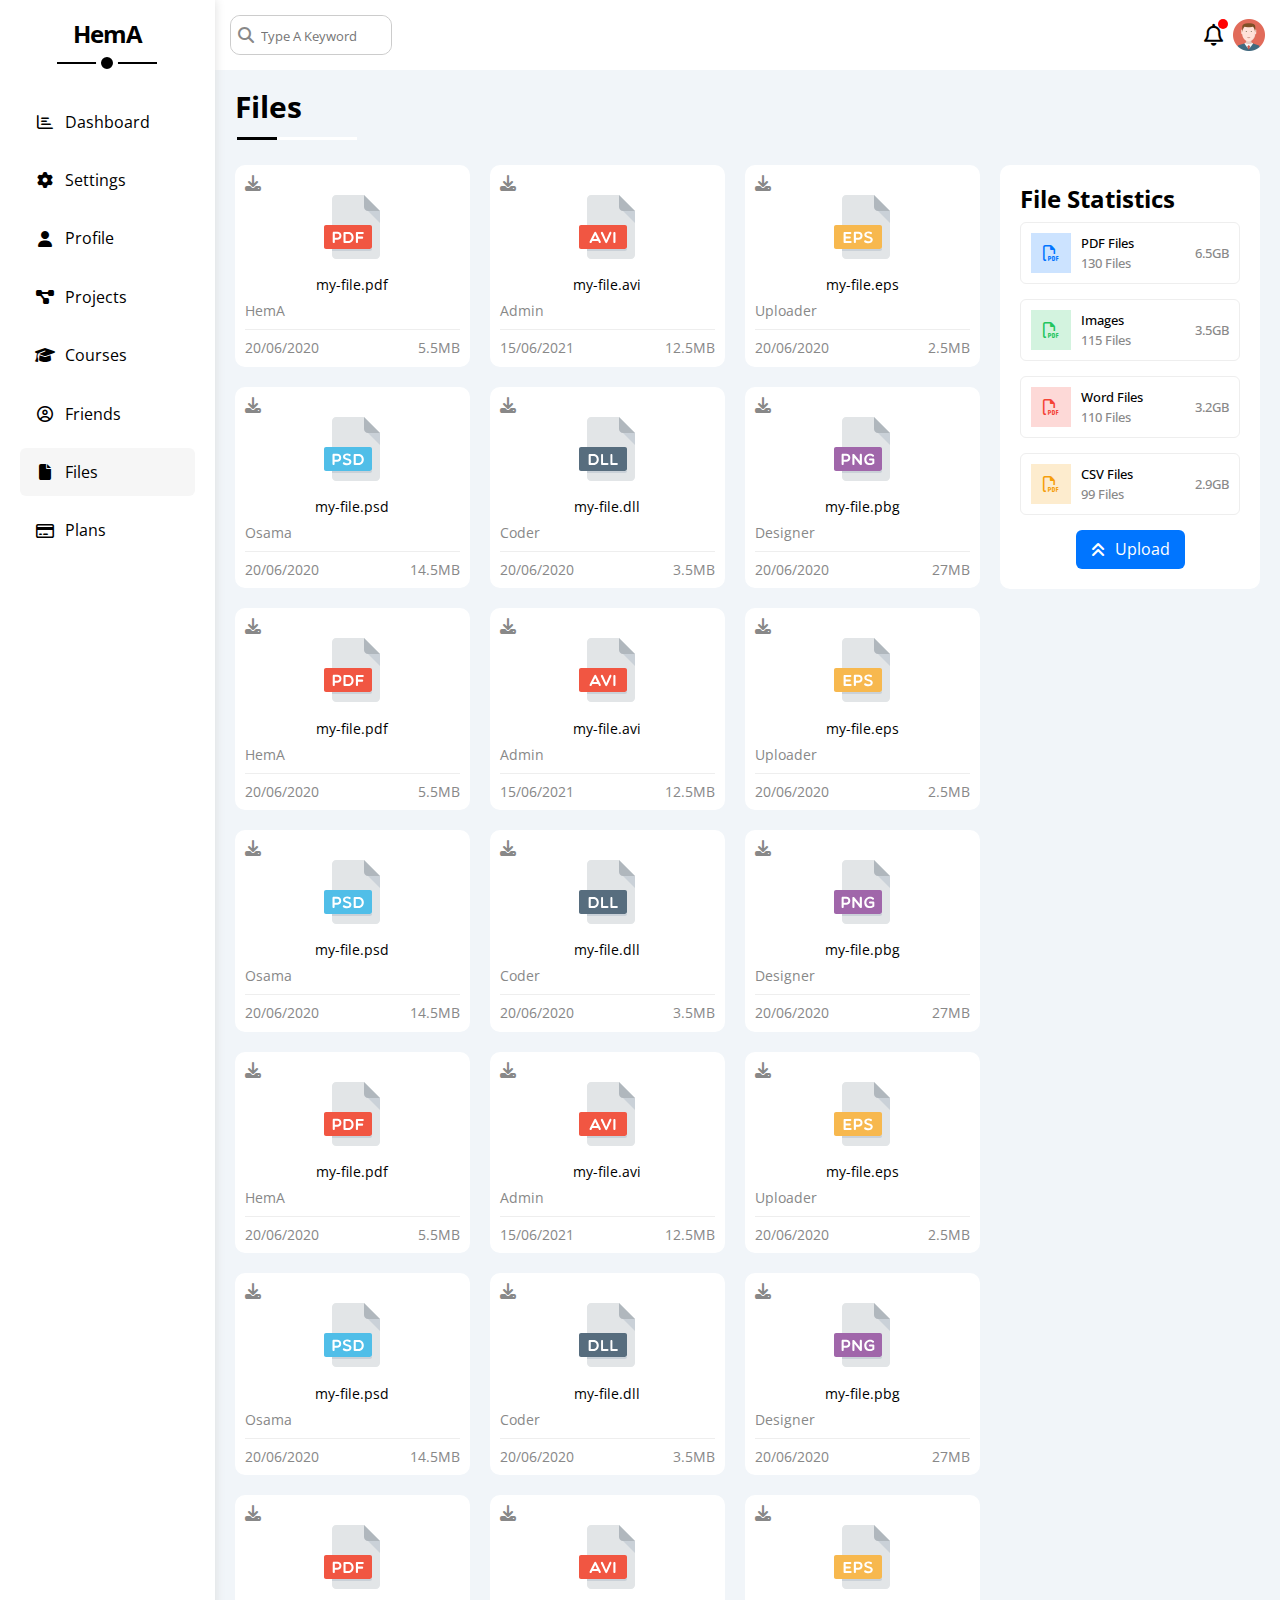
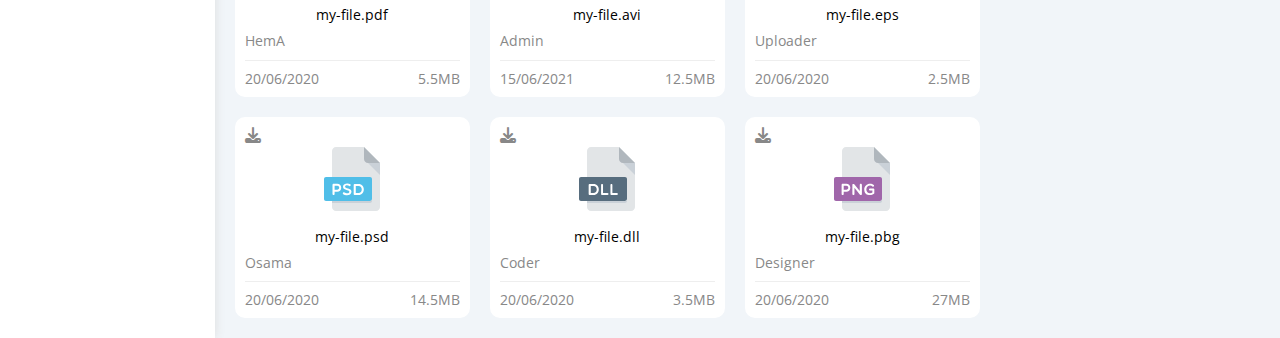
<file: files.html>
<!DOCTYPE html>
<html lang="en">

<head>
    <meta charset="UTF-8">
    <meta name="viewport" content="width=device-width, initial-scale=1.0">
    <link rel="preconnect" href="https://fonts.googleapis.com">
    <link rel="preconnect" href="https://fonts.gstatic.com" crossorigin>
    <link rel="preconnect" href="https://fonts.googleapis.com">
    <link rel="preconnect" href="https://fonts.gstatic.com" crossorigin>
    <link rel="preconnect" href="https://fonts.googleapis.com">
    <link rel="preconnect" href="https://fonts.gstatic.com" crossorigin>
    <link rel="preconnect" href="https://fonts.googleapis.com">
    <link rel="preconnect" href="https://fonts.gstatic.com" crossorigin>
    <link rel="preconnect" href="https://fonts.googleapis.com">
    <link rel="preconnect" href="https://fonts.gstatic.com" crossorigin>
    <link
        href="https://fonts.googleapis.com/css2?family=Cairo:wght@200;300;400;500;600;700;800;900;1000&family=Open+Sans:wght@400;500;600;700;800&family=Roboto+Slab:wght@600&family=Work+Sans:wght@200;300;400;500;600;700;800;900&display=swap"
        rel="stylesheet">
    <link rel="stylesheet" href="css/normalize.css">
    <link rel="stylesheet" href="css/all.min.css">
    <link rel="stylesheet" href="css/framework.css">
    <link rel="stylesheet" href="css/style.css">
    <title>Files</title>
</head>

<body>
    <div class="page d-flex ">
        <div class="sidebar p-20 ">
            <h2 class="p-relative txt-center">HemA</h2>
            <ul>
                <li><a href="index.html"><i class="fa-regular fa-chart-bar fa-fw"></i><span>Dashboard</span></a></li>
                <li><a href="settings.html"><i class="fa-solid fa-gear fa-fw"></i><span>Settings</span></a></li>
                <li><a href="profile.html"><i class="fa-solid fa-user fa-fw"></i><span>Profile</span></a>
                </li>
                <li><a href="projects.html"><i class="fa-solid fa-diagram-project fa-fw"></i><span>Projects</span></a>
                </li>
                <li><a href="courses.html"><i class="fa-solid fa-graduation-cap fa-fw"></i><span>Courses</span></a></li>
                <li><a href="friends.html"><i class="fa-regular fa-circle-user fa-fw"></i><span>Friends</span></a></li>
                <li class="active"><a href="files.html"><i class="fa-solid fa-file fa-fw"></i><span>Files</span></a>
                </li>
                <li><a href="plans.html"><i class="fa-regular fa-credit-card fa-fw"></i><span>Plans</span></a></li>
            </ul>
        </div>
        <div class="content w-100">
            <div class="header bg-white p-15 d-flex align-c j-between">
                <div class="search">
                    <i class="fa-solid fa-magnifying-glass"></i>
                    <input class="p-10 rad-10" type="search" placeholder="Type A Keyword">
                </div>
                <div class="icons d-flex align-c">
                    <i class="fa-regular fa-bell p-relative"></i>
                    <img src="pictures/avatar.png" alt="">
                </div>
            </div>
            <h2 class="p-20 fs-30 p-relative">Files</h2>
            <div class="files-page m-20 d-flex gap-20">
                <div class="files-stats p-20 rad-10 bg-white">
                    <h2 class="mb-10">File Statistics</h2>
                    <div class="cell p-10 d-flex align-c j-between">
                        <div class="d-flex align-c">
                            <i class="blue fa-regular fa-file-pdf mr-10 c-blue"></i>
                            <div>
                                <h5 class="fw-n mb-5">PDF Files</h5>
                                <h5 class="fw-n c-grey">130 Files</h5>
                            </div>
                        </div>
                        <div>
                            <h5 class="fw-n c-grey">6.5GB</h5>
                        </div>
                    </div>


                    <div class="cell p-10 d-flex align-c j-between">
                        <div class="d-flex align-c">
                            <i class="green fa-regular fa-file-pdf mr-10 c-green"></i>
                            <div>
                                <h5 class="fw-n mb-5">Images</h5>
                                <h5 class="fw-n c-grey">115 Files</h5>
                            </div>
                        </div>
                        <div>
                            <h5 class="fw-n c-grey">3.5GB</h5>
                        </div>
                    </div>


                    <div class="cell p-10 d-flex align-c j-between">
                        <div class="d-flex align-c">
                            <i class="red fa-regular fa-file-pdf mr-10 c-red"></i>
                            <div>
                                <h5 class="fw-n mb-5">Word Files</h5>
                                <h5 class="fw-n c-grey">110 Files</h5>
                            </div>
                        </div>
                        <div>
                            <h5 class="fw-n c-grey">3.2GB</h5>
                        </div>
                    </div>
                    <div class="cell p-10 d-flex align-c j-between">
                        <div class="d-flex align-c">
                            <i class="orange fa-regular fa-file-pdf mr-10 c-orange"></i>
                            <div>
                                <h5 class="fw-n mb-5">CSV Files</h5>
                                <h5 class="fw-n c-grey">99 Files</h5>
                            </div>
                        </div>
                        <div>
                            <h5 class="fw-n c-grey">2.9GB</h5>
                        </div>
                    </div>
                    <a class="bg-blue c-white d-flex gap-10 rad-6 align-c m-auto w-fit" href="#"><i
                            class="fa-solid fa-angles-up"></i> Upload</a>
                </div>


                <div class="files d-grid gap-20">
                    
                    
                    <div class="file rad-10 bg-white p-10 p-relative">
                        <div class="header w-100 txt-center">
                            <img src="pictures/pdf.svg" alt="">
                            <span class="d-block fs-14 mb-10">my-file.pdf</span>
                            <i class="fa-solid fa-download"></i>
                        </div>
                        <p class="c-grey fs-14 mb-10">HemA</p>
                        <div class="footer d-flex align-c j-between">
                            <span class="fs-14 c-grey">20/06/2020</span>
                            <span class="fs-14 c-grey">5.5MB</span>
                        </div>
                    </div>

                    
                    
                    
                    <div class="file rad-10 bg-white p-10 p-relative">
                        <div class="header w-100 txt-center">
                            <img src="pictures/avi.svg" alt="">
                            <span class="d-block fs-14 mb-10">my-file.avi</span>
                            <i class="fa-solid fa-download"></i>
                        </div>
                        <p class="c-grey fs-14 mb-10">Admin</p>
                        <div class="footer d-flex align-c j-between">
                            <span class="fs-14 c-grey">15/06/2021</span>
                            <span class="fs-14 c-grey">12.5MB</span>
                        </div>
                    </div>

                    
                    
                    <div class="file rad-10 bg-white p-10 p-relative">
                        <div class="header w-100 txt-center">
                            <img src="pictures/eps.svg" alt="">
                            <span class="d-block fs-14 mb-10">my-file.eps</span>
                            <i class="fa-solid fa-download"></i>
                        </div>
                        <p class="c-grey fs-14 mb-10">Uploader</p>
                        <div class="footer d-flex align-c j-between">
                            <span class="fs-14 c-grey">20/06/2020</span>
                            <span class="fs-14 c-grey">2.5MB</span>
                        </div>
                    </div>

                    
                    
                    <div class="file rad-10 bg-white p-10 p-relative">
                        <div class="header w-100 txt-center">
                            <img src="pictures/psd.svg" alt="">
                            <span class="d-block fs-14 mb-10">my-file.psd</span>
                            <i class="fa-solid fa-download"></i>
                        </div>
                        <p class="c-grey fs-14 mb-10">Osama</p>
                        <div class="footer d-flex align-c j-between">
                            <span class="fs-14 c-grey">20/06/2020</span>
                            <span class="fs-14 c-grey">14.5MB</span>
                        </div>
                    </div>

                    
                    
                    <div class="file rad-10 bg-white p-10 p-relative">
                        <div class="header w-100 txt-center">
                            <img src="pictures/dll.svg" alt="">
                            <span class="d-block fs-14 mb-10">my-file.dll</span>
                            <i class="fa-solid fa-download"></i>
                        </div>
                        <p class="c-grey fs-14 mb-10">Coder</p>
                        <div class="footer d-flex align-c j-between">
                            <span class="fs-14 c-grey">20/06/2020</span>
                            <span class="fs-14 c-grey">3.5MB</span>
                        </div>
                    </div>

                    
                    
                    <div class="file rad-10 bg-white p-10 p-relative">
                        <div class="header w-100 txt-center">
                            <img src="pictures/png.svg" alt="">
                            <span class="d-block fs-14 mb-10">my-file.pbg</span>
                            <i class="fa-solid fa-download"></i>
                        </div>
                        <p class="c-grey fs-14 mb-10">Designer</p>
                        <div class="footer d-flex align-c j-between">
                            <span class="fs-14 c-grey">20/06/2020</span>
                            <span class="fs-14 c-grey">27MB</span>
                        </div>
                    </div>
                    <div class="file rad-10 bg-white p-10 p-relative">
                        <div class="header w-100 txt-center">
                            <img src="pictures/pdf.svg" alt="">
                            <span class="d-block fs-14 mb-10">my-file.pdf</span>
                            <i class="fa-solid fa-download"></i>
                        </div>
                        <p class="c-grey fs-14 mb-10">HemA</p>
                        <div class="footer d-flex align-c j-between">
                            <span class="fs-14 c-grey">20/06/2020</span>
                            <span class="fs-14 c-grey">5.5MB</span>
                        </div>
                    </div>

                    
                    
                    
                    <div class="file rad-10 bg-white p-10 p-relative">
                        <div class="header w-100 txt-center">
                            <img src="pictures/avi.svg" alt="">
                            <span class="d-block fs-14 mb-10">my-file.avi</span>
                            <i class="fa-solid fa-download"></i>
                        </div>
                        <p class="c-grey fs-14 mb-10">Admin</p>
                        <div class="footer d-flex align-c j-between">
                            <span class="fs-14 c-grey">15/06/2021</span>
                            <span class="fs-14 c-grey">12.5MB</span>
                        </div>
                    </div>

                    
                    
                    <div class="file rad-10 bg-white p-10 p-relative">
                        <div class="header w-100 txt-center">
                            <img src="pictures/eps.svg" alt="">
                            <span class="d-block fs-14 mb-10">my-file.eps</span>
                            <i class="fa-solid fa-download"></i>
                        </div>
                        <p class="c-grey fs-14 mb-10">Uploader</p>
                        <div class="footer d-flex align-c j-between">
                            <span class="fs-14 c-grey">20/06/2020</span>
                            <span class="fs-14 c-grey">2.5MB</span>
                        </div>
                    </div>

                    
                    
                    <div class="file rad-10 bg-white p-10 p-relative">
                        <div class="header w-100 txt-center">
                            <img src="pictures/psd.svg" alt="">
                            <span class="d-block fs-14 mb-10">my-file.psd</span>
                            <i class="fa-solid fa-download"></i>
                        </div>
                        <p class="c-grey fs-14 mb-10">Osama</p>
                        <div class="footer d-flex align-c j-between">
                            <span class="fs-14 c-grey">20/06/2020</span>
                            <span class="fs-14 c-grey">14.5MB</span>
                        </div>
                    </div>

                    
                    
                    <div class="file rad-10 bg-white p-10 p-relative">
                        <div class="header w-100 txt-center">
                            <img src="pictures/dll.svg" alt="">
                            <span class="d-block fs-14 mb-10">my-file.dll</span>
                            <i class="fa-solid fa-download"></i>
                        </div>
                        <p class="c-grey fs-14 mb-10">Coder</p>
                        <div class="footer d-flex align-c j-between">
                            <span class="fs-14 c-grey">20/06/2020</span>
                            <span class="fs-14 c-grey">3.5MB</span>
                        </div>
                    </div>

                    
                    
                    <div class="file rad-10 bg-white p-10 p-relative">
                        <div class="header w-100 txt-center">
                            <img src="pictures/png.svg" alt="">
                            <span class="d-block fs-14 mb-10">my-file.pbg</span>
                            <i class="fa-solid fa-download"></i>
                        </div>
                        <p class="c-grey fs-14 mb-10">Designer</p>
                        <div class="footer d-flex align-c j-between">
                            <span class="fs-14 c-grey">20/06/2020</span>
                            <span class="fs-14 c-grey">27MB</span>
                        </div>
                    </div>
                    <div class="file rad-10 bg-white p-10 p-relative">
                        <div class="header w-100 txt-center">
                            <img src="pictures/pdf.svg" alt="">
                            <span class="d-block fs-14 mb-10">my-file.pdf</span>
                            <i class="fa-solid fa-download"></i>
                        </div>
                        <p class="c-grey fs-14 mb-10">HemA</p>
                        <div class="footer d-flex align-c j-between">
                            <span class="fs-14 c-grey">20/06/2020</span>
                            <span class="fs-14 c-grey">5.5MB</span>
                        </div>
                    </div>

                    
                    
                    
                    <div class="file rad-10 bg-white p-10 p-relative">
                        <div class="header w-100 txt-center">
                            <img src="pictures/avi.svg" alt="">
                            <span class="d-block fs-14 mb-10">my-file.avi</span>
                            <i class="fa-solid fa-download"></i>
                        </div>
                        <p class="c-grey fs-14 mb-10">Admin</p>
                        <div class="footer d-flex align-c j-between">
                            <span class="fs-14 c-grey">15/06/2021</span>
                            <span class="fs-14 c-grey">12.5MB</span>
                        </div>
                    </div>

                    
                    
                    <div class="file rad-10 bg-white p-10 p-relative">
                        <div class="header w-100 txt-center">
                            <img src="pictures/eps.svg" alt="">
                            <span class="d-block fs-14 mb-10">my-file.eps</span>
                            <i class="fa-solid fa-download"></i>
                        </div>
                        <p class="c-grey fs-14 mb-10">Uploader</p>
                        <div class="footer d-flex align-c j-between">
                            <span class="fs-14 c-grey">20/06/2020</span>
                            <span class="fs-14 c-grey">2.5MB</span>
                        </div>
                    </div>

                    
                    
                    <div class="file rad-10 bg-white p-10 p-relative">
                        <div class="header w-100 txt-center">
                            <img src="pictures/psd.svg" alt="">
                            <span class="d-block fs-14 mb-10">my-file.psd</span>
                            <i class="fa-solid fa-download"></i>
                        </div>
                        <p class="c-grey fs-14 mb-10">Osama</p>
                        <div class="footer d-flex align-c j-between">
                            <span class="fs-14 c-grey">20/06/2020</span>
                            <span class="fs-14 c-grey">14.5MB</span>
                        </div>
                    </div>

                    
                    
                    <div class="file rad-10 bg-white p-10 p-relative">
                        <div class="header w-100 txt-center">
                            <img src="pictures/dll.svg" alt="">
                            <span class="d-block fs-14 mb-10">my-file.dll</span>
                            <i class="fa-solid fa-download"></i>
                        </div>
                        <p class="c-grey fs-14 mb-10">Coder</p>
                        <div class="footer d-flex align-c j-between">
                            <span class="fs-14 c-grey">20/06/2020</span>
                            <span class="fs-14 c-grey">3.5MB</span>
                        </div>
                    </div>

                    
                    
                    <div class="file rad-10 bg-white p-10 p-relative">
                        <div class="header w-100 txt-center">
                            <img src="pictures/png.svg" alt="">
                            <span class="d-block fs-14 mb-10">my-file.pbg</span>
                            <i class="fa-solid fa-download"></i>
                        </div>
                        <p class="c-grey fs-14 mb-10">Designer</p>
                        <div class="footer d-flex align-c j-between">
                            <span class="fs-14 c-grey">20/06/2020</span>
                            <span class="fs-14 c-grey">27MB</span>
                        </div>
                    </div>
                    <div class="file rad-10 bg-white p-10 p-relative">
                        <div class="header w-100 txt-center">
                            <img src="pictures/pdf.svg" alt="">
                            <span class="d-block fs-14 mb-10">my-file.pdf</span>
                            <i class="fa-solid fa-download"></i>
                        </div>
                        <p class="c-grey fs-14 mb-10">HemA</p>
                        <div class="footer d-flex align-c j-between">
                            <span class="fs-14 c-grey">20/06/2020</span>
                            <span class="fs-14 c-grey">5.5MB</span>
                        </div>
                    </div>

                    
                    
                    
                    <div class="file rad-10 bg-white p-10 p-relative">
                        <div class="header w-100 txt-center">
                            <img src="pictures/avi.svg" alt="">
                            <span class="d-block fs-14 mb-10">my-file.avi</span>
                            <i class="fa-solid fa-download"></i>
                        </div>
                        <p class="c-grey fs-14 mb-10">Admin</p>
                        <div class="footer d-flex align-c j-between">
                            <span class="fs-14 c-grey">15/06/2021</span>
                            <span class="fs-14 c-grey">12.5MB</span>
                        </div>
                    </div>

                    
                    
                    <div class="file rad-10 bg-white p-10 p-relative">
                        <div class="header w-100 txt-center">
                            <img src="pictures/eps.svg" alt="">
                            <span class="d-block fs-14 mb-10">my-file.eps</span>
                            <i class="fa-solid fa-download"></i>
                        </div>
                        <p class="c-grey fs-14 mb-10">Uploader</p>
                        <div class="footer d-flex align-c j-between">
                            <span class="fs-14 c-grey">20/06/2020</span>
                            <span class="fs-14 c-grey">2.5MB</span>
                        </div>
                    </div>

                    
                    
                    <div class="file rad-10 bg-white p-10 p-relative">
                        <div class="header w-100 txt-center">
                            <img src="pictures/psd.svg" alt="">
                            <span class="d-block fs-14 mb-10">my-file.psd</span>
                            <i class="fa-solid fa-download"></i>
                        </div>
                        <p class="c-grey fs-14 mb-10">Osama</p>
                        <div class="footer d-flex align-c j-between">
                            <span class="fs-14 c-grey">20/06/2020</span>
                            <span class="fs-14 c-grey">14.5MB</span>
                        </div>
                    </div>

                    
                    
                    <div class="file rad-10 bg-white p-10 p-relative">
                        <div class="header w-100 txt-center">
                            <img src="pictures/dll.svg" alt="">
                            <span class="d-block fs-14 mb-10">my-file.dll</span>
                            <i class="fa-solid fa-download"></i>
                        </div>
                        <p class="c-grey fs-14 mb-10">Coder</p>
                        <div class="footer d-flex align-c j-between">
                            <span class="fs-14 c-grey">20/06/2020</span>
                            <span class="fs-14 c-grey">3.5MB</span>
                        </div>
                    </div>

                    
                    
                    <div class="file rad-10 bg-white p-10 p-relative">
                        <div class="header w-100 txt-center">
                            <img src="pictures/png.svg" alt="">
                            <span class="d-block fs-14 mb-10">my-file.pbg</span>
                            <i class="fa-solid fa-download"></i>
                        </div>
                        <p class="c-grey fs-14 mb-10">Designer</p>
                        <div class="footer d-flex align-c j-between">
                            <span class="fs-14 c-grey">20/06/2020</span>
                            <span class="fs-14 c-grey">27MB</span>
                        </div>
                    </div>

                    
                    


                </div>

            </div>
</file>
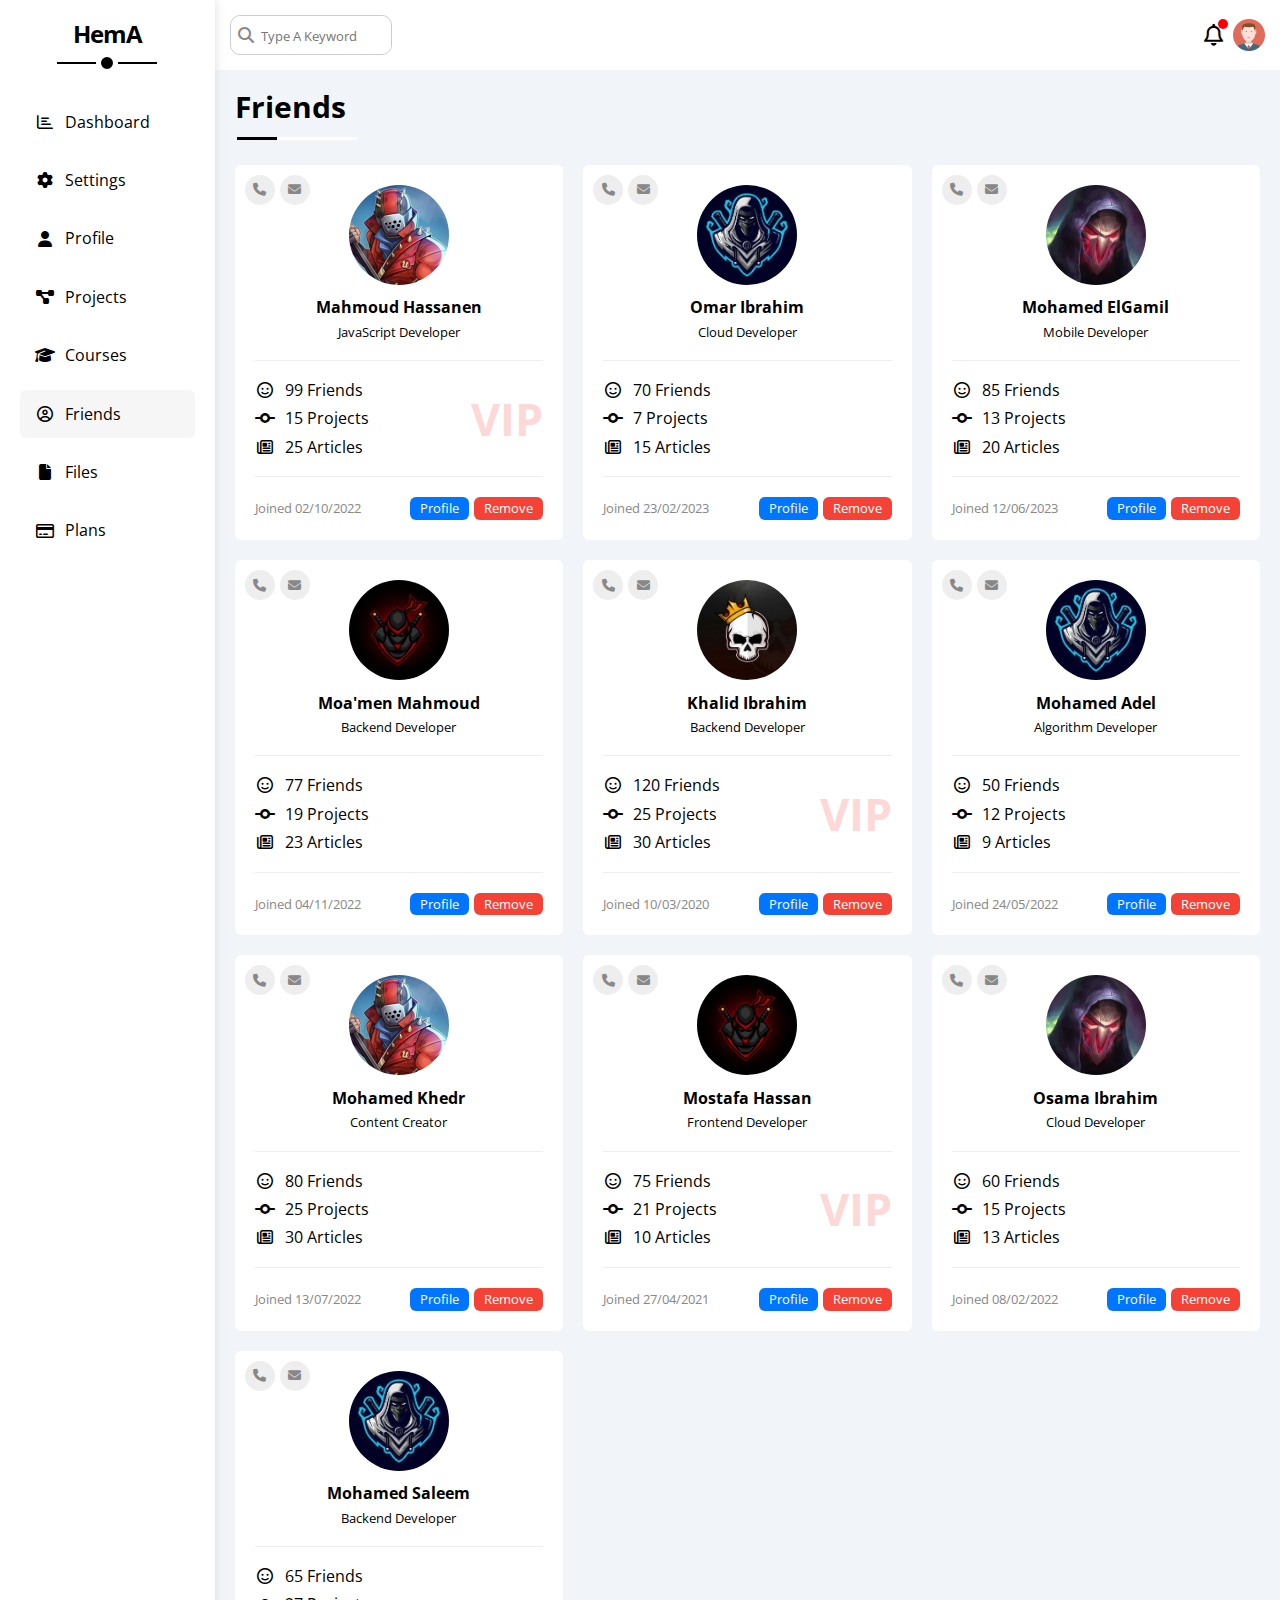
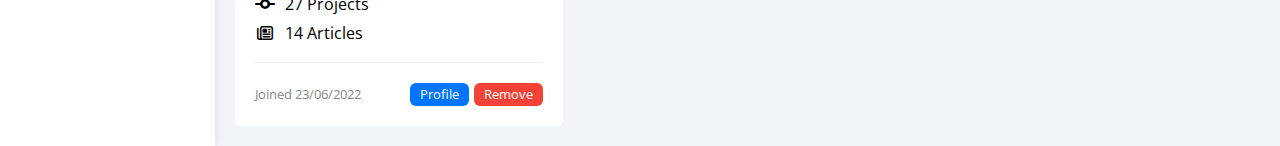
<file: friends.html>
<!DOCTYPE html>
<html lang="en">

<head>
    <meta charset="UTF-8">
    <meta name="viewport" content="width=device-width, initial-scale=1.0">
    <link rel="preconnect" href="https://fonts.googleapis.com">
    <link rel="preconnect" href="https://fonts.gstatic.com" crossorigin>
    <link rel="preconnect" href="https://fonts.googleapis.com">
    <link rel="preconnect" href="https://fonts.gstatic.com" crossorigin>
    <link rel="preconnect" href="https://fonts.googleapis.com">
    <link rel="preconnect" href="https://fonts.gstatic.com" crossorigin>
    <link rel="preconnect" href="https://fonts.googleapis.com">
    <link rel="preconnect" href="https://fonts.gstatic.com" crossorigin>
    <link rel="preconnect" href="https://fonts.googleapis.com">
    <link rel="preconnect" href="https://fonts.gstatic.com" crossorigin>
    <link
        href="https://fonts.googleapis.com/css2?family=Cairo:wght@200;300;400;500;600;700;800;900;1000&family=Open+Sans:wght@400;500;600;700;800&family=Roboto+Slab:wght@600&family=Work+Sans:wght@200;300;400;500;600;700;800;900&display=swap"
        rel="stylesheet">
    <link rel="stylesheet" href="css/normalize.css">
    <link rel="stylesheet" href="css/all.min.css">
    <link rel="stylesheet" href="css/framework.css">
    <link rel="stylesheet" href="css/style.css">
    <title>Friends</title>
</head>

<body>
    <div class="page d-flex ">
        <div class="sidebar p-20 ">
            <h2 class="p-relative txt-center">HemA</h2>
            <ul>
                <li><a href="index.html"><i class="fa-regular fa-chart-bar fa-fw"></i><span>Dashboard</span></a></li>
                <li><a href="settings.html"><i class="fa-solid fa-gear fa-fw"></i><span>Settings</span></a></li>
                <li><a href="profile.html"><i class="fa-solid fa-user fa-fw"></i><span>Profile</span></a>
                </li>
                <li><a href="projects.html"><i class="fa-solid fa-diagram-project fa-fw"></i><span>Projects</span></a>
                </li>
                <li><a href="courses.html"><i class="fa-solid fa-graduation-cap fa-fw"></i><span>Courses</span></a></li>
                <li class="active"><a href="friends.html"><i
                            class="fa-regular fa-circle-user fa-fw"></i><span>Friends</span></a></li>
                <li><a href="files.html"><i class="fa-solid fa-file fa-fw"></i><span>Files</span></a></li>
                <li><a href="plans.html"><i class="fa-regular fa-credit-card fa-fw"></i><span>Plans</span></a></li>
            </ul>
        </div>
        <div class="content w-100">
            <div class="header bg-white p-15 d-flex align-c j-between">
                <div class="search">
                    <i class="fa-solid fa-magnifying-glass"></i>
                    <input class="p-10 rad-10" type="search" placeholder="Type A Keyword">
                </div>
                <div class="icons d-flex align-c">
                    <i class="fa-regular fa-bell p-relative"></i>
                    <img src="pictures/avatar.png" alt="">
                </div>
            </div>
            <h2 class="p-20 fs-30 p-relative">Friends</h2>
            <div class="friends-page m-20 d-grid grid-300 gap-20">

                <div class="card p-20 rad-6 bg-white p-relative">
                    <div class="contact-icons">
                        <a href="#"><i class="fa-solid fa-phone"></i></a>
                        <a href="#"><i class="fa-solid fa-envelope"></i></a>
                    </div>
                    <div class="header w-100 txt-center">
                        <img class="mb-10 rad-50" src="pictures/friend-01.jpg" alt="">
                        <h4 class="mb-5">Mahmoud Hassanen</h4>
                        <span class="fs-13">JavaScript Developer</span>
                    </div>
                    <div class="stats p-relative">
                        <div class="mb-10"><i class="fa-regular fa-face-smile mr-10 fa-fw"></i>99 Friends</div>
                        <div class="mb-10"><i class="fa-solid fa-code-commit mr-10 fa-fw"></i>15 Projects</div>
                        <div><i class="fa-regular fa-newspaper mr-10 fa-fw"></i>25 Articles</div>
                        <h3 class="vip c-red ">VIP</h3>
                    </div>
                    <div class="footer d-flex align-c j-between pt-20">
                        <span class="fs-13 c-grey">Joined 02/10/2022</span>
                        <div class="d-flex gap-5 ">
                            <a class="btn-shape bg-blue c-white fs-13" href="#">Profile</a>
                            <a class="btn-shape bg-red c-white fs-13" href="#">Remove</a>
                        </div>
                    </div>
                </div>


                <div class="card p-20 rad-6 bg-white p-relative">
                    <div class="contact-icons">
                        <a href="#"><i class="fa-solid fa-phone"></i></a>
                        <a href="#"><i class="fa-solid fa-envelope"></i></a>
                    </div>
                    <div class="header w-100 txt-center">
                        <img class="mb-10 rad-50" src="pictures/friend-02.jpg" alt="">
                        <h4 class="mb-5">Omar Ibrahim</h4>
                        <span class="fs-13">Cloud Developer</span>
                    </div>
                    <div class="stats p-relative">
                        <div class="mb-10"><i class="fa-regular fa-face-smile mr-10 fa-fw"></i>70 Friends</div>
                        <div class="mb-10"><i class="fa-solid fa-code-commit mr-10 fa-fw"></i>7 Projects</div>
                        <div><i class="fa-regular fa-newspaper mr-10 fa-fw"></i>15 Articles</div>
                    </div>
                    <div class="footer d-flex align-c j-between pt-20">
                        <span class="fs-13 c-grey">Joined 23/02/2023</span>
                        <div class="d-flex gap-5 ">
                            <a class="btn-shape bg-blue c-white fs-13" href="#">Profile</a>
                            <a class="btn-shape bg-red c-white fs-13" href="#">Remove</a>
                        </div>
                    </div>
                </div>


                <div class="card p-20 rad-6 bg-white p-relative">
                    <div class="contact-icons">
                        <a href="#"><i class="fa-solid fa-phone"></i></a>
                        <a href="#"><i class="fa-solid fa-envelope"></i></a>
                    </div>
                    <div class="header w-100 txt-center">
                        <img class="mb-10 rad-50" src="pictures/friend-03.jpg" alt="">
                        <h4 class="mb-5">Mohamed ElGamil</h4>
                        <span class="fs-13">Mobile Developer</span>
                    </div>
                    <div class="stats p-relative">
                        <div class="mb-10"><i class="fa-regular fa-face-smile mr-10 fa-fw"></i>85 Friends</div>
                        <div class="mb-10"><i class="fa-solid fa-code-commit mr-10 fa-fw"></i>13 Projects</div>
                        <div><i class="fa-regular fa-newspaper mr-10 fa-fw"></i>20 Articles</div>
                    </div>
                    <div class="footer d-flex align-c j-between pt-20">
                        <span class="fs-13 c-grey">Joined 12/06/2023</span>
                        <div class="d-flex gap-5 ">
                            <a class="btn-shape bg-blue c-white fs-13" href="#">Profile</a>
                            <a class="btn-shape bg-red c-white fs-13" href="#">Remove</a>
                        </div>
                    </div>
                </div>


                <div class="card p-20 rad-6 bg-white p-relative">
                    <div class="contact-icons">
                        <a href="#"><i class="fa-solid fa-phone"></i></a>
                        <a href="#"><i class="fa-solid fa-envelope"></i></a>
                    </div>
                    <div class="header w-100 txt-center">
                        <img class="mb-10 rad-50" src="pictures/friend-04.jpg" alt="">
                        <h4 class="mb-5">Moa'men Mahmoud</h4>
                        <span class="fs-13">Backend Developer</span>
                    </div>
                    <div class="stats p-relative">
                        <div class="mb-10"><i class="fa-regular fa-face-smile mr-10 fa-fw"></i>77 Friends</div>
                        <div class="mb-10"><i class="fa-solid fa-code-commit mr-10 fa-fw"></i>19 Projects</div>
                        <div><i class="fa-regular fa-newspaper mr-10 fa-fw"></i>23 Articles</div>
                    </div>
                    <div class="footer d-flex align-c j-between pt-20">
                        <span class="fs-13 c-grey">Joined 04/11/2022</span>
                        <div class="d-flex gap-5 ">
                            <a class="btn-shape bg-blue c-white fs-13" href="#">Profile</a>
                            <a class="btn-shape bg-red c-white fs-13" href="#">Remove</a>
                        </div>
                    </div>
                </div>


                <div class="card p-20 rad-6 bg-white p-relative">
                    <div class="contact-icons">
                        <a href="#"><i class="fa-solid fa-phone"></i></a>
                        <a href="#"><i class="fa-solid fa-envelope"></i></a>
                    </div>
                    <div class="header w-100 txt-center">
                        <img class="mb-10 rad-50" src="pictures/friend-05.jpg" alt="">
                        <h4 class="mb-5">Khalid Ibrahim</h4>
                        <span class="fs-13">Backend Developer</span>
                    </div>
                    <div class="stats p-relative">

                        <div class="mb-10"><i class="fa-regular fa-face-smile mr-10 fa-fw"></i>120 Friends</div>
                        <div class="mb-10"><i class="fa-solid fa-code-commit mr-10 fa-fw"></i>25 Projects</div>
                        <div><i class="fa-regular fa-newspaper mr-10 fa-fw"></i>30 Articles</div>
                        <h3 class="vip c-red ">VIP</h3>

                    </div>
                    <div class="footer d-flex align-c j-between pt-20">
                        <span class="fs-13 c-grey">Joined 10/03/2020</span>
                        <div class="d-flex gap-5 ">
                            <a class="btn-shape bg-blue c-white fs-13" href="#">Profile</a>
                            <a class="btn-shape bg-red c-white fs-13" href="#">Remove</a>
                        </div>
                    </div>
                </div>


                <div class="card p-20 rad-6 bg-white p-relative">
                    <div class="contact-icons">
                        <a href="#"><i class="fa-solid fa-phone"></i></a>
                        <a href="#"><i class="fa-solid fa-envelope"></i></a>
                    </div>
                    <div class="header w-100 txt-center">
                        <img class="mb-10 rad-50" src="pictures/friend-02.jpg" alt="">
                        <h4 class="mb-5">Mohamed Adel</h4>
                        <span class="fs-13">Algorithm Developer</span>
                    </div>
                    <div class="stats p-relative">

                        <div class="mb-10"><i class="fa-regular fa-face-smile mr-10 fa-fw"></i>50 Friends</div>
                        <div class="mb-10"><i class="fa-solid fa-code-commit mr-10 fa-fw"></i>12 Projects</div>
                        <div><i class="fa-regular fa-newspaper mr-10 fa-fw"></i>9 Articles</div>


                    </div>
                    <div class="footer d-flex align-c j-between pt-20">
                        <span class="fs-13 c-grey">Joined 24/05/2022</span>
                        <div class="d-flex gap-5 ">
                            <a class="btn-shape bg-blue c-white fs-13" href="#">Profile</a>
                            <a class="btn-shape bg-red c-white fs-13" href="#">Remove</a>
                        </div>
                    </div>
                </div>


                <div class="card p-20 rad-6 bg-white p-relative">
                    <div class="contact-icons">
                        <a href="#"><i class="fa-solid fa-phone"></i></a>
                        <a href="#"><i class="fa-solid fa-envelope"></i></a>
                    </div>
                    <div class="header w-100 txt-center">
                        <img class="mb-10 rad-50" src="pictures/friend-01.jpg" alt="">
                        <h4 class="mb-5">Mohamed Khedr</h4>
                        <span class="fs-13">Content Creator</span>
                    </div>
                    <div class="stats p-relative">

                        <div class="mb-10"><i class="fa-regular fa-face-smile mr-10 fa-fw"></i>80 Friends</div>
                        <div class="mb-10"><i class="fa-solid fa-code-commit mr-10 fa-fw"></i>25 Projects</div>
                        <div><i class="fa-regular fa-newspaper mr-10 fa-fw"></i>30 Articles</div>


                    </div>
                    <div class="footer d-flex align-c j-between pt-20">
                        <span class="fs-13 c-grey">Joined 13/07/2022</span>
                        <div class="d-flex gap-5 ">
                            <a class="btn-shape bg-blue c-white fs-13" href="#">Profile</a>
                            <a class="btn-shape bg-red c-white fs-13" href="#">Remove</a>
                        </div>
                    </div>
                </div>

                <div class="card p-20 rad-6 bg-white p-relative">
                    <div class="contact-icons">
                        <a href="#"><i class="fa-solid fa-phone"></i></a>
                        <a href="#"><i class="fa-solid fa-envelope"></i></a>
                    </div>
                    <div class="header w-100 txt-center">
                        <img class="mb-10 rad-50" src="pictures/friend-04.jpg" alt="">
                        <h4 class="mb-5">Mostafa Hassan</h4>
                        <span class="fs-13">Frontend Developer</span>
                    </div>
                    <div class="stats p-relative">

                        <div class="mb-10"><i class="fa-regular fa-face-smile mr-10 fa-fw"></i>75 Friends</div>
                        <div class="mb-10"><i class="fa-solid fa-code-commit mr-10 fa-fw"></i>21 Projects</div>
                        <div><i class="fa-regular fa-newspaper mr-10 fa-fw"></i>10 Articles</div>
                        <h3 class="vip c-red ">VIP</h3>
                    </div>
                    <div class="footer d-flex align-c j-between pt-20">
                        <span class="fs-13 c-grey">Joined 27/04/2021</span>
                        <div class="d-flex gap-5 ">
                            <a class="btn-shape bg-blue c-white fs-13" href="#">Profile</a>
                            <a class="btn-shape bg-red c-white fs-13" href="#">Remove</a>
                        </div>
                    </div>
                </div>

                
                <div class="card p-20 rad-6 bg-white p-relative">
                    <div class="contact-icons">
                        <a href="#"><i class="fa-solid fa-phone"></i></a>
                        <a href="#"><i class="fa-solid fa-envelope"></i></a>
                    </div>
                    <div class="header w-100 txt-center">
                        <img class="mb-10 rad-50" src="pictures/friend-03.jpg" alt="">
                        <h4 class="mb-5">Osama Ibrahim</h4>
                        <span class="fs-13">Cloud Developer</span>
                    </div>
                    <div class="stats p-relative">

                        <div class="mb-10"><i class="fa-regular fa-face-smile mr-10 fa-fw"></i>60 Friends</div>
                        <div class="mb-10"><i class="fa-solid fa-code-commit mr-10 fa-fw"></i>15 Projects</div>
                        <div><i class="fa-regular fa-newspaper mr-10 fa-fw"></i>13 Articles</div>
                    </div>
                    <div class="footer d-flex align-c j-between pt-20">
                        <span class="fs-13 c-grey">Joined 08/02/2022</span>
                        <div class="d-flex gap-5 ">
                            <a class="btn-shape bg-blue c-white fs-13" href="#">Profile</a>
                            <a class="btn-shape bg-red c-white fs-13" href="#">Remove</a>
                        </div>
                    </div>
                </div>


                <div class="card p-20 rad-6 bg-white p-relative">
                    <div class="contact-icons">
                        <a href="#"><i class="fa-solid fa-phone"></i></a>
                        <a href="#"><i class="fa-solid fa-envelope"></i></a>
                    </div>
                    <div class="header w-100 txt-center">
                        <img class="mb-10 rad-50" src="pictures/friend-02.jpg" alt="">
                        <h4 class="mb-5">Mohamed Saleem</h4>
                        <span class="fs-13">Backend Developer</span>
                    </div>
                    <div class="stats p-relative">

                        <div class="mb-10"><i class="fa-regular fa-face-smile mr-10 fa-fw"></i>65 Friends</div>
                        <div class="mb-10"><i class="fa-solid fa-code-commit mr-10 fa-fw"></i>27 Projects</div>
                        <div><i class="fa-regular fa-newspaper mr-10 fa-fw"></i>14 Articles</div>
                    </div>
                    <div class="footer d-flex align-c j-between pt-20">
                        <span class="fs-13 c-grey">Joined 23/06/2022</span>
                        <div class="d-flex gap-5 ">
                            <a class="btn-shape bg-blue c-white fs-13" href="#">Profile</a>
                            <a class="btn-shape bg-red c-white fs-13" href="#">Remove</a>
                        </div>
                    </div>
                </div>


            </div>
</file>
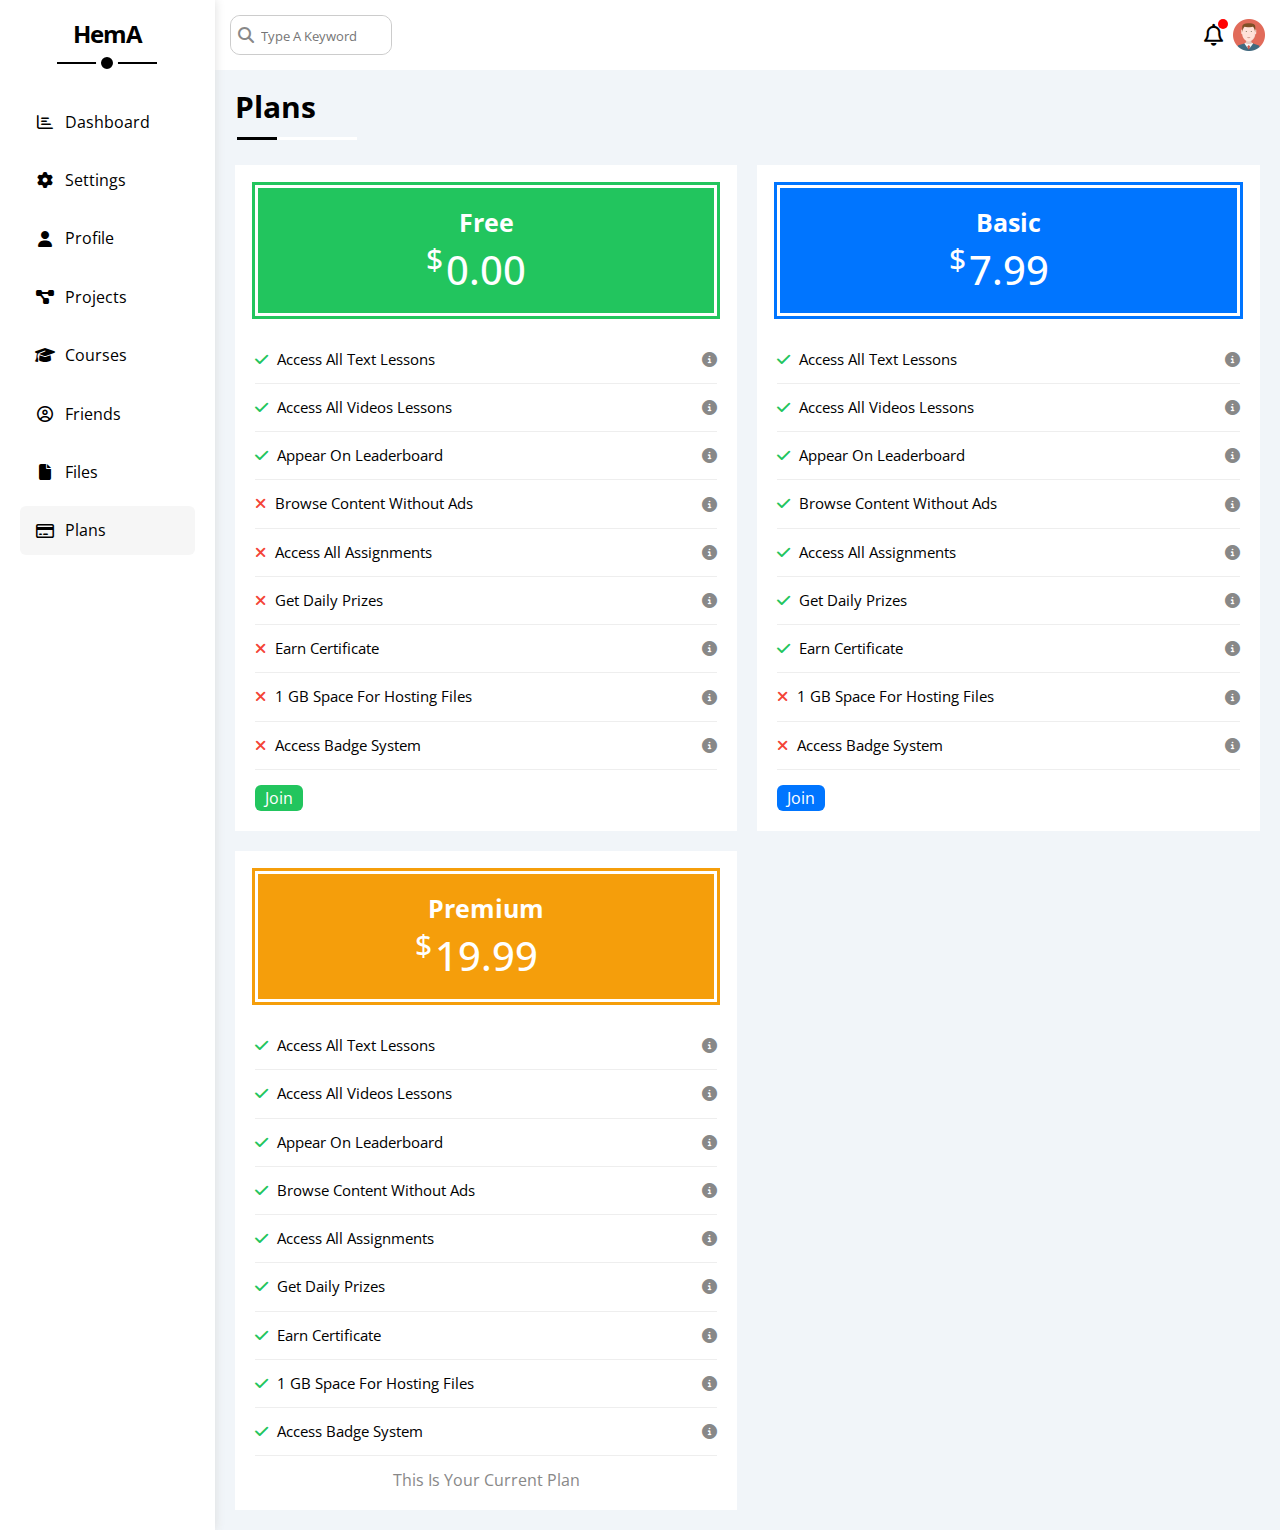
<file: plans.html>
<!DOCTYPE html>
<html lang="en">

<head>
    <meta charset="UTF-8">
    <meta name="viewport" content="width=device-width, initial-scale=1.0">
    <link rel="preconnect" href="https://fonts.googleapis.com">
    <link rel="preconnect" href="https://fonts.gstatic.com" crossorigin>
    <link rel="preconnect" href="https://fonts.googleapis.com">
    <link rel="preconnect" href="https://fonts.gstatic.com" crossorigin>
    <link rel="preconnect" href="https://fonts.googleapis.com">
    <link rel="preconnect" href="https://fonts.gstatic.com" crossorigin>
    <link rel="preconnect" href="https://fonts.googleapis.com">
    <link rel="preconnect" href="https://fonts.gstatic.com" crossorigin>
    <link rel="preconnect" href="https://fonts.googleapis.com">
    <link rel="preconnect" href="https://fonts.gstatic.com" crossorigin>
    <link
        href="https://fonts.googleapis.com/css2?family=Cairo:wght@200;300;400;500;600;700;800;900;1000&family=Open+Sans:wght@400;500;600;700;800&family=Roboto+Slab:wght@600&family=Work+Sans:wght@200;300;400;500;600;700;800;900&display=swap"
        rel="stylesheet">
    <link rel="stylesheet" href="css/normalize.css">
    <link rel="stylesheet" href="css/all.min.css">
    <link rel="stylesheet" href="css/framework.css">
    <link rel="stylesheet" href="css/style.css">
    <title>Plans</title>
</head>

<body>
    <div class="page d-flex ">
        <div class="sidebar p-20 ">
            <h2 class="p-relative txt-center">HemA</h2>
            <ul>
                <li><a href="index.html"><i class="fa-regular fa-chart-bar fa-fw"></i><span>Dashboard</span></a></li>
                <li><a href="settings.html"><i class="fa-solid fa-gear fa-fw"></i><span>Settings</span></a></li>
                <li><a href="profile.html"><i class="fa-solid fa-user fa-fw"></i><span>Profile</span></a></li>
                <li><a href="projects.html"><i class="fa-solid fa-diagram-project fa-fw"></i><span>Projects</span></a>
                </li>
                <li><a href="courses.html"><i class="fa-solid fa-graduation-cap fa-fw"></i><span>Courses</span></a></li>
                <li><a href="friends.html"><i class="fa-regular fa-circle-user fa-fw"></i><span>Friends</span></a></li>
                <li><a href="files.html"><i class="fa-solid fa-file fa-fw"></i><span>Files</span></a></li>
                <li class="active"><a href="plans.html"><i
                            class="fa-regular fa-credit-card fa-fw"></i><span>Plans</span></a></li>
            </ul>
        </div>
        <div class="content w-100">
            <div class="header bg-white p-15 d-flex align-c j-between">
                <div class="search">
                    <i class="fa-solid fa-magnifying-glass"></i>
                    <input class="p-10 rad-10" type="search" placeholder="Type A Keyword">
                </div>
                <div class="icons d-flex align-c">
                    <i class="fa-regular fa-bell p-relative"></i>
                    <img src="pictures/avatar.png" alt="">
                </div>
            </div>
            <h2 class="p-20 fs-30 p-relative">Plans</h2>
            <div class="plans-page  m-20 d-grid grid-450 gap-20">
                <div class="plan bg-white p-20 ">
                    <div class="header green mb-20 p-20 bg-green d-flex align-c j-center flex-c">
                        <h3 class="c-white mb-10 fs-30">Free</h3>
                        <h2 class="c-white fw-n"><span>$</span>0.00</h2>
                    </div>
                    <ul>
                        <li class="d-flex align-c j-between">
                            <div>
                                <i class="fa-solid fa-check c-green"></i>
                                <span>Access All Text Lessons</span>
                            </div>
                            <i class="fa-solid fa-circle-info c-grey"></i>
                        </li>
                        <li class="d-flex align-c j-between">
                            <div>
                                <i class="fa-solid fa-check c-green"></i>
                                <span>
                                    Access All Videos Lessons
                                </span>
                            </div>
                            <i class="fa-solid fa-circle-info c-grey"></i>
                        </li>
                        <li class="d-flex align-c j-between">
                            <div>
                                <i class="fa-solid fa-check c-green"></i>
                                <span>Appear On Leaderboard</span>
                            </div>
                            <i class="fa-solid fa-circle-info c-grey"></i>
                        </li>
                        <li class="d-flex align-c j-between">
                            <div>
                                <i class="fa-solid fa-xmark c-red"></i>
                                <span>Browse Content Without Ads</span>
                            </div>
                            <i class="fa-solid fa-circle-info c-grey"></i>
                        </li>
                        <li class="d-flex align-c j-between">
                            <div>
                                <i class="fa-solid fa-xmark c-red"></i>
                                <span>Access All Assignments</span>
                            </div>
                            <i class="fa-solid fa-circle-info c-grey"></i>
                        </li>
                        <li class="d-flex align-c j-between">
                            <div>
                                <i class="fa-solid fa-xmark c-red"></i>
                                <span>Get Daily Prizes</span>
                            </div>
                            <i class="fa-solid fa-circle-info c-grey"></i>
                        </li>
                        <li class="d-flex align-c j-between">
                            <div>
                                <i class="fa-solid fa-xmark c-red"></i>
                                <span>Earn Certificate</span>
                            </div>
                            <i class="fa-solid fa-circle-info c-grey"></i>
                        </li>
                        <li class="d-flex align-c j-between">
                            <div>
                                <i class="fa-solid fa-xmark c-red"></i>
                                <span>1 GB Space For Hosting Files</span>
                            </div>
                            <i class="fa-solid fa-circle-info c-grey"></i>
                        </li>
                        <li class="d-flex align-c j-between">
                            <div>
                                <i class="fa-solid fa-xmark c-red"></i>
                                <span>Access Badge System</span>
                            </div>
                            <i class="fa-solid fa-circle-info c-grey"></i>
                        </li>
                    </ul>
                    <a class="btn-shape bg-green c-white mt-15" href="#">Join</a>
                </div>
               
               
                <div class="plan bg-white p-20 ">
                    <div class="header blue mb-20 p-20 bg-blue d-flex align-c j-center flex-c">
                        <h3 class="c-white mb-10 fs-30">Basic</h3>
                        <h2 class="c-white fw-n"><span>$</span>7.99</h2>
                    </div>
                    <ul>
                        <li class="d-flex align-c j-between">
                            <div>
                                <i class="fa-solid fa-check c-green"></i>
                                <span>Access All Text Lessons</span>
                            </div>
                            <i class="fa-solid fa-circle-info c-grey"></i>
                        </li>
                        <li class="d-flex align-c j-between">
                            <div>
                                <i class="fa-solid fa-check c-green"></i>
                                <span>
                                    Access All Videos Lessons
                                </span>
                            </div>
                            <i class="fa-solid fa-circle-info c-grey"></i>
                        </li>
                        <li class="d-flex align-c j-between">
                            <div>
                                <i class="fa-solid fa-check c-green"></i>
                                <span>Appear On Leaderboard</span>
                            </div>
                            <i class="fa-solid fa-circle-info c-grey"></i>
                        </li>
                        <li class="d-flex align-c j-between">
                            <div>
                                <i class="fa-solid fa-check c-green"></i>
                                <span>Browse Content Without Ads</span>
                            </div>
                            <i class="fa-solid fa-circle-info c-grey"></i>
                        </li>
                        <li class="d-flex align-c j-between">
                            <div>
                                <i class="fa-solid fa-check c-green"></i>
                                <span>Access All Assignments</span>
                            </div>
                            <i class="fa-solid fa-circle-info c-grey"></i>
                        </li>
                        <li class="d-flex align-c j-between">
                            <div>
                                <i class="fa-solid fa-check c-green"></i>
                                <span>Get Daily Prizes</span>
                            </div>
                            <i class="fa-solid fa-circle-info c-grey"></i>
                        </li>
                        <li class="d-flex align-c j-between">
                            <div>
                                <i class="fa-solid fa-check c-green"></i>
                                <span>Earn Certificate</span>
                            </div>
                            <i class="fa-solid fa-circle-info c-grey"></i>
                        </li>
                        <li class="d-flex align-c j-between">
                            <div>
                                <i class="fa-solid fa-xmark c-red"></i>
                                <span>1 GB Space For Hosting Files</span>
                            </div>
                            <i class="fa-solid fa-circle-info c-grey"></i>
                        </li>
                        <li class="d-flex align-c j-between">
                            <div>
                                <i class="fa-solid fa-xmark c-red"></i>
                                <span>Access Badge System</span>
                            </div>
                            <i class="fa-solid fa-circle-info c-grey"></i>
                        </li>
                    </ul>
                    <a class="btn-shape bg-blue c-white mt-15" href="#">Join</a>
                </div>
               
               
                <div class="plan bg-white p-20 ">
                    <div class="header orange mb-20 p-20 bg-orange d-flex align-c j-center flex-c">
                        <h3 class="c-white mb-10 fs-30">Premium</h3>
                        <h2 class="c-white fw-n"><span>$</span>19.99</h2>
                    </div>
                    <ul>
                        <li class="d-flex align-c j-between">
                            <div>
                                <i class="fa-solid fa-check c-green"></i>
                                <span>Access All Text Lessons</span>
                            </div>
                            <i class="fa-solid fa-circle-info c-grey"></i>
                        </li>
                        <li class="d-flex align-c j-between">
                            <div>
                                <i class="fa-solid fa-check c-green"></i>
                                <span>
                                    Access All Videos Lessons
                                </span>
                            </div>
                            <i class="fa-solid fa-circle-info c-grey"></i>
                        </li>
                        <li class="d-flex align-c j-between">
                            <div>
                                <i class="fa-solid fa-check c-green"></i>
                                <span>Appear On Leaderboard</span>
                            </div>
                            <i class="fa-solid fa-circle-info c-grey"></i>
                        </li>
                        <li class="d-flex align-c j-between">
                            <div>
                                <i class="fa-solid fa-check c-green"></i>
                                <span>Browse Content Without Ads</span>
                            </div>
                            <i class="fa-solid fa-circle-info c-grey"></i>
                        </li>
                        <li class="d-flex align-c j-between">
                            <div>
                                <i class="fa-solid fa-check c-green"></i>
                                <span>Access All Assignments</span>
                            </div>
                            <i class="fa-solid fa-circle-info c-grey"></i>
                        </li>
                        <li class="d-flex align-c j-between">
                            <div>
                                <i class="fa-solid fa-check c-green"></i>
                                <span>Get Daily Prizes</span>
                            </div>
                            <i class="fa-solid fa-circle-info c-grey"></i>
                        </li>
                        <li class="d-flex align-c j-between">
                            <div>
                                <i class="fa-solid fa-check c-green"></i>
                                <span>Earn Certificate</span>
                            </div>
                            <i class="fa-solid fa-circle-info c-grey"></i>
                        </li>
                        <li class="d-flex align-c j-between">
                            <div>
                               <i class="fa-solid fa-check c-green"></i>
                                <span>1 GB Space For Hosting Files</span>
                            </div>
                            <i class="fa-solid fa-circle-info c-grey"></i>
                        </li>
                        <li class="d-flex align-c j-between">
                            <div>
                               <i class="fa-solid fa-check c-green"></i>
                                <span>Access Badge System</span>
                            </div>
                            <i class="fa-solid fa-circle-info c-grey"></i>
                        </li>
                    </ul>
                    <p class="txt-center c-grey mt-15">This Is Your Current Plan</p>
                </div>
            </div>
</file>
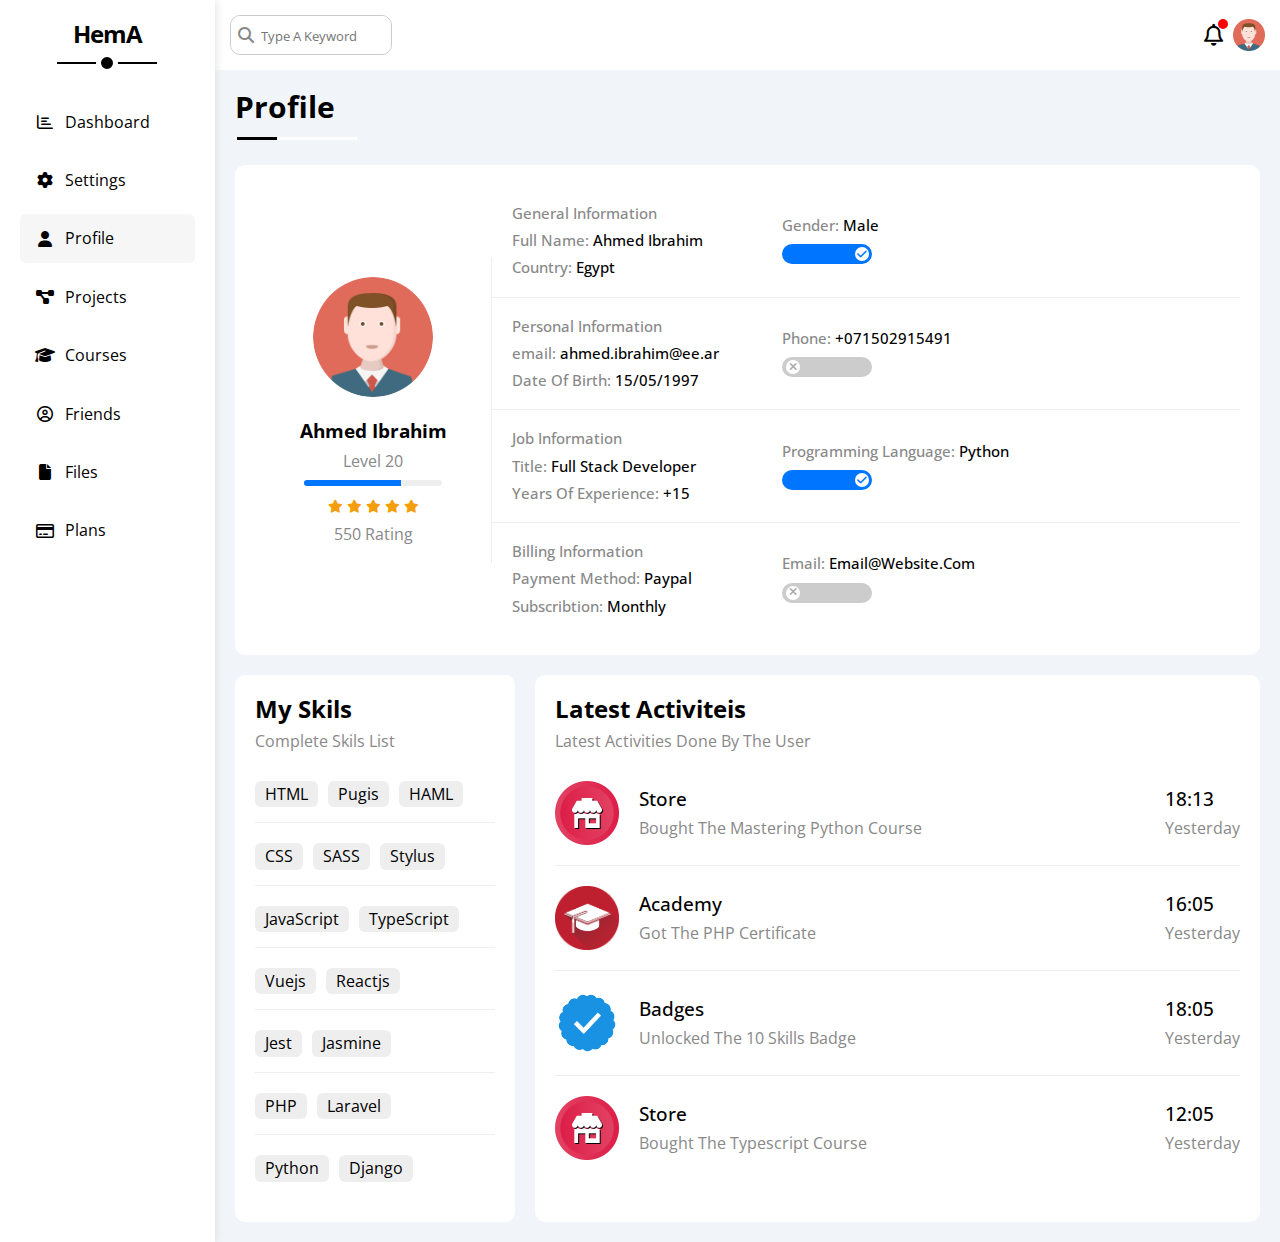
<file: profile.html>
<!DOCTYPE html>
<html lang="en">

<head>
    <meta charset="UTF-8">
    <meta name="viewport" content="width=device-width, initial-scale=1.0">
    <link rel="preconnect" href="https://fonts.googleapis.com">
    <link rel="preconnect" href="https://fonts.gstatic.com" crossorigin>
    <link rel="preconnect" href="https://fonts.googleapis.com">
    <link rel="preconnect" href="https://fonts.gstatic.com" crossorigin>
    <link rel="preconnect" href="https://fonts.googleapis.com">
    <link rel="preconnect" href="https://fonts.gstatic.com" crossorigin>
    <link rel="preconnect" href="https://fonts.googleapis.com">
    <link rel="preconnect" href="https://fonts.gstatic.com" crossorigin>
    <link rel="preconnect" href="https://fonts.googleapis.com">
    <link rel="preconnect" href="https://fonts.gstatic.com" crossorigin>
    <link
        href="https://fonts.googleapis.com/css2?family=Cairo:wght@200;300;400;500;600;700;800;900;1000&family=Open+Sans:wght@400;500;600;700;800&family=Roboto+Slab:wght@600&family=Work+Sans:wght@200;300;400;500;600;700;800;900&display=swap"
        rel="stylesheet">
    <link rel="stylesheet" href="css/normalize.css">
    <link rel="stylesheet" href="css/all.min.css">
    <link rel="stylesheet" href="css/framework.css">
    <link rel="stylesheet" href="css/style.css">
    <title>Profile</title>
</head>

<body>
    <div class="page d-flex ">
        <div class="sidebar p-20 ">
            <h2 class="p-relative txt-center">HemA</h2>
            <ul>
                <li><a href="index.html"><i class="fa-regular fa-chart-bar fa-fw"></i><span>Dashboard</span></a></li>
                <li><a href="settings.html"><i class="fa-solid fa-gear fa-fw"></i><span>Settings</span></a></li>
                <li class="active"><a href="profile.html"><i class="fa-solid fa-user fa-fw"></i><span>Profile</span></a>
                </li>
                <li><a href="projects.html"><i class="fa-solid fa-diagram-project fa-fw"></i><span>Projects</span></a>
                </li>
                <li><a href="courses.html"><i class="fa-solid fa-graduation-cap fa-fw"></i><span>Courses</span></a></li>
                <li><a href="friends.html"><i class="fa-regular fa-circle-user fa-fw"></i><span>Friends</span></a></li>
                <li><a href="files.html"><i class="fa-solid fa-file fa-fw"></i><span>Files</span></a></li>
                <li><a href="plans.html"><i class="fa-regular fa-credit-card fa-fw"></i><span>Plans</span></a></li>
            </ul>
        </div>
        <div class="content w-100">
            <div class="header bg-white p-15 d-flex align-c j-between">
                <div class="search">
                    <i class="fa-solid fa-magnifying-glass"></i>
                    <input class="p-10 rad-10" type="search" placeholder="Type A Keyword">
                </div>
                <div class="icons d-flex align-c">
                    <i class="fa-regular fa-bell p-relative"></i>
                    <img src="pictures/avatar.png" alt="">
                </div>
            </div>
            <h2 class="p-20 fs-30 p-relative">Profile</h2>
            <div class="profile-page m-20">
                <div class="overview bg-white rad-10 d-flex align-c p-20 mb-20">
                    <div class="avatar-box txt-center p-20">
                        <img class="rad-50 mb-20" src="pictures/avatar.png">
                        <h3 class="txt-cap mb-10">ahmed ibrahim</h3>
                        <p class="txt-cap mb-10 c-grey">level 20</p>
                        <div class="range mb-10">
                            <span style="width: 70%;"></span>
                        </div>
                        <div class="start mb-10">
                            <i class="fa-solid fa-star c-orange fs-13"></i>
                            <i class="fa-solid fa-star c-orange fs-13"></i>
                            <i class="fa-solid fa-star c-orange fs-13"></i>
                            <i class="fa-solid fa-star c-orange fs-13"></i>
                            <i class="fa-solid fa-star c-orange fs-13"></i>
                        </div>
                        <p class="txt-cap c-grey">550 rating</p>
                    </div>
                    <div class="info w-100">
                        <div class="info-box d-flex align-c gap-20 p-20">
                            <div class="text-box ">
                                <h4 class="c-grey txt-cap fs-15 fw-n mb-10">general information</h4>
                                <h4 class="txt-cap fs-15 fw-n mb-10"><span class="c-grey">full name:</span> ahmed
                                    ibrahim</h4>
                                <h4 class="txt-cap fs-15 fw-n"><span class="c-grey">country:</span> egypt</h4>
                            </div>
                            <div class="gender">
                                <h4 class="txt-cap fs-15 fw-n mb-10"><span class="c-grey">gender:</span> male</h4>
                                <label>
                                    <input class="toggle-checkbox" type="checkbox" checked>
                                    <div class="toggle-switch"></div>
                                </label>
                            </div>
                        </div>
                        <div class="info-box d-flex align-c gap-20 p-20">
                            <div class="text-box ">
                                <h4 class="c-grey txt-cap fs-15 fw-n mb-10">personal information</h4>
                                <h4 class="fs-15 fw-n mb-10"><span class="c-grey">email:</span> ahmed.ibrahim@ee.ar</h4>
                                <h4 class="txt-cap fs-15 fw-n"><span class="c-grey">date of birth:</span> 15/05/1997
                                </h4>
                            </div>
                            <div class="gender">
                                <h4 class="txt-cap fs-15 fw-n mb-10"><span class="c-grey">phone:</span> +071502915491
                                </h4>
                                <label>
                                    <input class="toggle-checkbox" type="checkbox">
                                    <div class="toggle-switch"></div>
                                </label>
                            </div>
                        </div>
                        <div class="info-box d-flex align-c gap-20 p-20">
                            <div class="text-box ">
                                <h4 class="c-grey txt-cap fs-15 fw-n mb-10">job information</h4>
                                <h4 class="txt-cap fs-15 fw-n mb-10"><span class="c-grey">title:</span> full stack
                                    developer</h4>
                                <h4 class="txt-cap fs-15 fw-n"><span class="c-grey">years of experience:</span> +15</h4>
                            </div>
                            <div class="gender">
                                <h4 class="txt-cap fs-15 fw-n mb-10"><span class="c-grey">programming language:</span>
                                    python</h4>
                                <label>
                                    <input class="toggle-checkbox" type="checkbox" checked>
                                    <div class="toggle-switch"></div>
                                </label>
                            </div>
                        </div>
                        <div class="info-box d-flex align-c gap-20 p-20">
                            <div class="text-box ">
                                <h4 class="c-grey txt-cap fs-15 fw-n mb-10">billing information</h4>
                                <h4 class="txt-cap fs-15 fw-n mb-10"><span class="c-grey">payment method:</span> paypal
                                </h4>
                                <h4 class="txt-cap fs-15 fw-n"><span class="c-grey">subscribtion:</span> monthly</h4>
                            </div>
                            <div class="gender">
                                <h4 class="txt-cap fs-15 fw-n mb-10"><span class="c-grey">email:</span>
                                    email@website.com</h4>
                                <label>
                                    <input class="toggle-checkbox" type="checkbox">
                                    <div class="toggle-switch"></div>
                                </label>
                            </div>
                        </div>
                    </div>
                </div>
                <div class="profile-data d-flex gap-20 w-100">

                    <div class="profile-skils rad-10 bg-white p-20">
                        <div class="intro mb-30">
                            <h2 class="mb-10 txt-cap">my skils</h2>
                            <p class="c-grey txt-cap">complete skils list</p>
                        </div>
                        <div class="cell d-flex gap-10 mb-20 pb-15">
                            <span class="btn-shape bg-eee ">HTML</span>
                            <span class="btn-shape bg-eee ">Pugis</span>
                            <span class="btn-shape bg-eee ">HAML</span>
                        </div>
                        <div class="cell d-flex gap-10 mb-20 pb-15">
                            <span class="btn-shape bg-eee ">CSS</span>
                            <span class="btn-shape bg-eee ">SASS</span>
                            <span class="btn-shape bg-eee ">Stylus</span>
                        </div>
                        <div class="cell d-flex gap-10 mb-20 pb-15">
                            <span class="btn-shape bg-eee ">JavaScript</span>
                            <span class="btn-shape bg-eee ">TypeScript</span>
                        </div>
                        <div class="cell d-flex gap-10 mb-20 pb-15">
                            <span class="btn-shape bg-eee ">Vuejs</span>
                            <span class="btn-shape bg-eee ">Reactjs</span>
                        </div>
                        <div class="cell d-flex gap-10 mb-20 pb-15">
                            <span class="btn-shape bg-eee ">Jest</span>
                            <span class="btn-shape bg-eee ">Jasmine</span>
                        </div>
                        <div class="cell d-flex gap-10 mb-20 pb-15">
                            <span class="btn-shape bg-eee ">PHP</span>
                            <span class="btn-shape bg-eee ">Laravel</span>
                        </div>
                        <div class="cell d-flex gap-10 mb-20">
                            <span class="btn-shape bg-eee ">Python</span>
                            <span class="btn-shape bg-eee ">Django</span>
                        </div>
                    </div>
                    <div class="profile-activities rad-10 bg-white p-20 w-100">
                        <div class="intro mb-30">
                            <h2 class="mb-10 txt-cap">latest activiteis</h2>
                            <p class="c-grey txt-cap">latest activities done by the user</p>
                        </div>
                        <div class="cell d-flex align-c j-between pb-20 mb-20">
                            <div class="data d-flex align-c">
                                <img src="pictures/activity-01.png">
                                <div class="text">
                                    <h3 class="fw-n mb-10">Store</h3>
                                    <p class="c-grey">Bought The Mastering Python Course</p>
                                </div>
                            </div>
                            <div class="info">
                                <h3 class="fw-n mb-10">18:13</h3>
                                <p class="c-grey">Yesterday</p>
                            </div>
                        </div>
                        <div class="cell d-flex align-c j-between pb-20 mb-20">
                            <div class="data d-flex align-c">
                                <img src="pictures/activity-02.png">
                                <div class="text">
                                    <h3 class="fw-n mb-10">Academy</h3>
                                    <p class="c-grey">Got The PHP Certificate</p>
                                </div>
                            </div>
                            <div class="info">
                                <h3 class="fw-n mb-10">16:05</h3>
                                <p class="c-grey">Yesterday</p>
                            </div>
                        </div>
                        <div class="cell d-flex align-c j-between pb-20 mb-20">
                            <div class="data d-flex align-c">
                                <img src="pictures/activity-03.png">
                                <div class="text">
                                    <h3 class="fw-n mb-10">Badges</h3>
                                    <p class="c-grey">Unlocked The 10 Skills Badge</p>
                                </div>
                            </div>
                            <div class="info">
                                <h3 class="fw-n mb-10">18:05</h3>
                                <p class="c-grey">Yesterday</p>
                            </div>
                        </div>
                        <div class="cell d-flex align-c j-between">
                            <div class="data d-flex align-c">
                                <img src="pictures/activity-01.png">
                                <div class="text">
                                    <h3 class="fw-n mb-10">Store</h3>
                                    <p class="c-grey">Bought The Typescript Course</p>
                                </div>
                            </div>
                            <div class="info">
                                <h3 class="fw-n mb-10">12:05</h3>
                                <p class="c-grey">Yesterday</p>
                            </div>
                        </div>

                    </div>
                </div>
            </div>
</file>
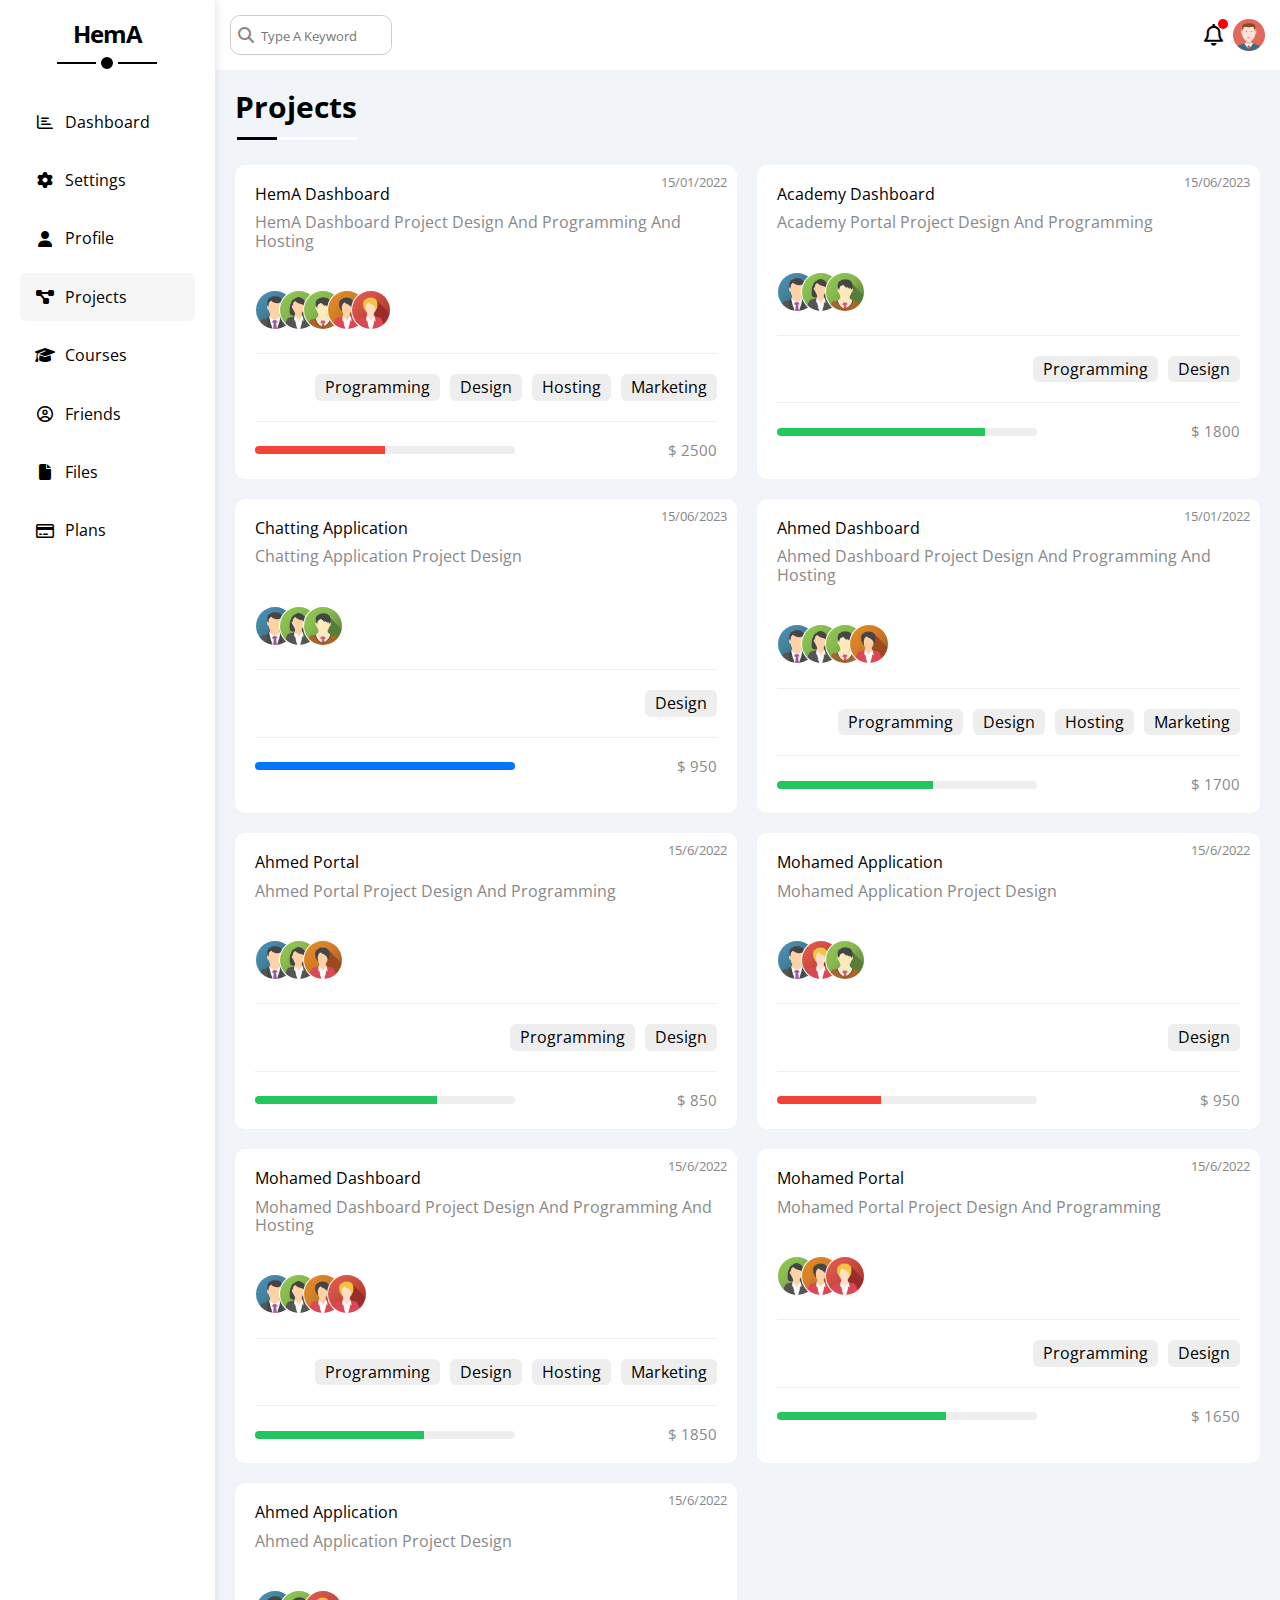
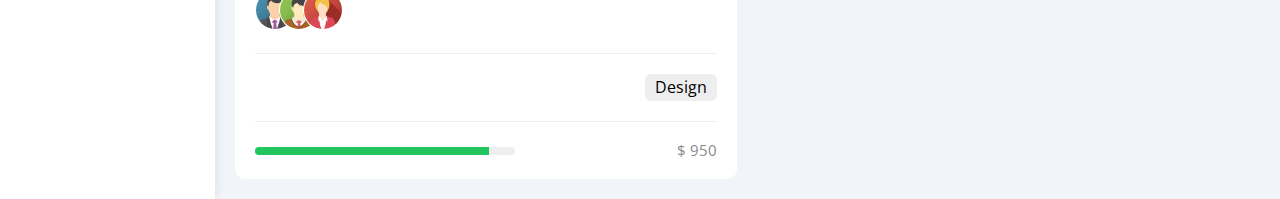
<file: projects.html>
<!DOCTYPE html>
<html lang="en">

<head>
    <meta charset="UTF-8">
    <meta name="viewport" content="width=device-width, initial-scale=1.0">
    <link rel="preconnect" href="https://fonts.googleapis.com">
    <link rel="preconnect" href="https://fonts.gstatic.com" crossorigin>
    <link rel="preconnect" href="https://fonts.googleapis.com">
    <link rel="preconnect" href="https://fonts.gstatic.com" crossorigin>
    <link rel="preconnect" href="https://fonts.googleapis.com">
    <link rel="preconnect" href="https://fonts.gstatic.com" crossorigin>
    <link rel="preconnect" href="https://fonts.googleapis.com">
    <link rel="preconnect" href="https://fonts.gstatic.com" crossorigin>
    <link rel="preconnect" href="https://fonts.googleapis.com">
    <link rel="preconnect" href="https://fonts.gstatic.com" crossorigin>
    <link
        href="https://fonts.googleapis.com/css2?family=Cairo:wght@200;300;400;500;600;700;800;900;1000&family=Open+Sans:wght@400;500;600;700;800&family=Roboto+Slab:wght@600&family=Work+Sans:wght@200;300;400;500;600;700;800;900&display=swap"
        rel="stylesheet">
    <link rel="stylesheet" href="css/normalize.css">
    <link rel="stylesheet" href="css/all.min.css">
    <link rel="stylesheet" href="css/framework.css">
    <link rel="stylesheet" href="css/style.css">
    <title>Projects</title>
</head>

<body>
    <div class="page d-flex ">
        <div class="sidebar p-20 ">
            <h2 class="p-relative txt-center">HemA</h2>
            <ul>
                <li><a href="index.html"><i class="fa-regular fa-chart-bar fa-fw"></i><span>Dashboard</span></a></li>
                <li><a href="settings.html"><i class="fa-solid fa-gear fa-fw"></i><span>Settings</span></a></li>
                <li><a href="profile.html"><i class="fa-solid fa-user fa-fw"></i><span>Profile</span></a>
                </li>
                <li class="active"><a href="projects.html"><i
                            class="fa-solid fa-diagram-project fa-fw"></i><span>Projects</span></a>
                </li>
                <li><a href="courses.html"><i class="fa-solid fa-graduation-cap fa-fw"></i><span>Courses</span></a></li>
                <li><a href="friends.html"><i class="fa-regular fa-circle-user fa-fw"></i><span>Friends</span></a></li>
                <li><a href="files.html"><i class="fa-solid fa-file fa-fw"></i><span>Files</span></a></li>
                <li><a href="plans.html"><i class="fa-regular fa-credit-card fa-fw"></i><span>Plans</span></a></li>
            </ul>
        </div>
        <div class="content w-100">
            <div class="header bg-white p-15 d-flex align-c j-between">
                <div class="search">
                    <i class="fa-solid fa-magnifying-glass"></i>
                    <input class="p-10 rad-10" type="search" placeholder="Type A Keyword">
                </div>
                <div class="icons d-flex align-c">
                    <i class="fa-regular fa-bell p-relative"></i>
                    <img src="pictures/avatar.png" alt="">
                </div>
            </div>
            <h2 class="p-20 fs-30 p-relative">Projects</h2>
            <div class="projects-page m-20 d-grid grid-500 gap-20 ">
                <div class="widget w-100 rad-10 p-20 bg-white p-relative">
                    <span class="date c-grey fs-13">15/01/2022</span>
                    <div class="title mb-30">
                        <p class="mb-10">HemA Dashboard</p>
                        <p class="c-grey">HemA Dashboard Project Design And Programming And Hosting</p>
                    </div>
                    <div class="images">
                        <a href="#"> <img src="pictures/team-01.png"></a>
                        <a href="#"> <img src="pictures/team-02.png"></a>
                        <a href="#"> <img src="pictures/team-03.png"></a>
                        <a href="#"> <img src="pictures/team-04.png"></a>
                        <a href="#"> <img src="pictures/team-05.png"></a>
                    </div>

                    <div class="skils d-flex gap-10 column-mobile">
                        <span class="btn-shape bg-eee">Programming</span>
                        <span class="btn-shape bg-eee">Design</span>
                        <span class="btn-shape bg-eee">Hosting</span>
                        <span class="btn-shape bg-eee">Marketing</span>
                    </div>

                    <div class="footer d-flex align-c j-between gap-10 column-mobile">

                        <div class="range bg-eee p-relative">
                            <span style="width: 50%;" class="bg-red"></span>
                        </div>
                        <p class="c-grey fs-15">$ 2500</p>
                    </div>
                </div>

                <div class="widget w-100 rad-10 p-20 bg-white p-relative">
                    <span class="date c-grey fs-13">15/06/2023</span>
                    <div class="title mb-30">
                        <p class="mb-10">Academy Dashboard</p>
                        <p class="c-grey">Academy Portal Project Design And Programming</p>
                    </div>
                    <div class="images">
                        <a href="#"> <img src="pictures/team-01.png"></a>
                        <a href="#"> <img src="pictures/team-02.png"></a>
                        <a href="#"> <img src="pictures/team-03.png"></a>
                    </div>

                    <div class="skils d-flex gap-10 column-mobile">
                        <span class="btn-shape bg-eee">Programming</span>
                        <span class="btn-shape bg-eee">Design</span>
                    </div>

                    <div class="footer d-flex align-c j-between gap-10 column-mobile">

                        <div class="range bg-eee p-relative">
                            <span style="width: 80%;" class="bg-green"></span>
                        </div>
                        <p class="c-grey fs-15">$ 1800</p>
                    </div>
                </div>

                <div class="widget w-100 rad-10 p-20 bg-white p-relative">
                    <span class="date c-grey fs-13">15/06/2023</span>
                    <div class="title mb-30">
                        <p class="mb-10">Chatting Application</p>
                        <p class="c-grey">Chatting Application Project Design</p>
                    </div>
                    <div class="images">
                        <a href="#"> <img src="pictures/team-01.png"></a>
                        <a href="#"> <img src="pictures/team-02.png"></a>
                        <a href="#"> <img src="pictures/team-03.png"></a>
                    </div>

                    <div class="skils d-flex gap-10 column-mobile">
                        <span class="btn-shape bg-eee">Design</span>
                    </div>

                    <div class="footer d-flex align-c j-between gap-10 column-mobile">

                        <div class="range bg-eee p-relative">
                            <span style="width: 100%;" class="bg-blue"></span>
                        </div>
                        <p class="c-grey fs-15">$ 950</p>
                    </div>
                </div>

                <div class="widget w-100 rad-10 p-20 bg-white p-relative">
                    <span class="date c-grey fs-13">15/01/2022</span>
                    <div class="title mb-30">
                        <p class="mb-10">Ahmed Dashboard</p>
                        <p class="c-grey">Ahmed Dashboard Project Design And Programming And Hosting</p>
                    </div>
                    <div class="images">
                        <a href="#"> <img src="pictures/team-01.png"></a>
                        <a href="#"> <img src="pictures/team-02.png"></a>
                        <a href="#"> <img src="pictures/team-03.png"></a>
                        <a href="#"> <img src="pictures/team-04.png"></a>
                    </div>

                    <div class="skils d-flex gap-10 column-mobile">
                        <span class="btn-shape bg-eee">Programming</span>
                        <span class="btn-shape bg-eee">Design</span>
                        <span class="btn-shape bg-eee">Hosting</span>
                        <span class="btn-shape bg-eee">Marketing</span>
                    </div>

                    <div class="footer d-flex align-c j-between gap-10 column-mobile">

                        <div class="range bg-eee p-relative">
                            <span style="width: 60%;" class="bg-green"></span>
                        </div>
                        <p class="c-grey fs-15">$ 1700</p>
                    </div>
                </div>


                <div class="widget w-100 rad-10 p-20 bg-white p-relative">
                    <span class="date c-grey fs-13">15/6/2022</span>
                    <div class="title mb-30">
                        <p class="mb-10">Ahmed Portal</p>
                        <p class="c-grey">Ahmed Portal Project Design And Programming</p>
                    </div>
                    <div class="images">
                        <a href="#"> <img src="pictures/team-01.png"></a>
                        <a href="#"> <img src="pictures/team-02.png"></a>
                        <a href="#"> <img src="pictures/team-04.png"></a>
                    </div>

                    <div class="skils d-flex gap-10 column-mobile">
                        <span class="btn-shape bg-eee">Programming</span>
                        <span class="btn-shape bg-eee">Design</span>
                    </div>

                    <div class="footer d-flex align-c j-between gap-10 column-mobile">

                        <div class="range bg-eee p-relative">
                            <span style="width: 70%;" class="bg-green"></span>
                        </div>
                        <p class="c-grey fs-15">$ 850</p>
                    </div>
                </div>


                <div class="widget w-100 rad-10 p-20 bg-white p-relative">
                    <span class="date c-grey fs-13">15/6/2022</span>
                    <div class="title mb-30">
                        <p class="mb-10">Mohamed Application</p>
                        <p class="c-grey">Mohamed Application Project Design</p>
                    </div>
                    <div class="images">
                        <a href="#"> <img src="pictures/team-01.png"></a>
                        <a href="#"> <img src="pictures/team-05.png"></a>
                        <a href="#"> <img src="pictures/team-03.png"></a>
                    </div>

                    <div class="skils d-flex gap-10 column-mobile">
                        <span class="btn-shape bg-eee">Design</span>
                    </div>

                    <div class="footer d-flex align-c j-between gap-10 column-mobile">

                        <div class="range bg-eee p-relative">
                            <span style="width: 40%;" class="bg-red"></span>
                        </div>
                        <p class="c-grey fs-15">$ 950</p>
                    </div>
                </div>


                <div class="widget w-100 rad-10 p-20 bg-white p-relative">
                    <span class="date c-grey fs-13">15/6/2022</span>
                    <div class="title mb-30">
                        <p class="mb-10">Mohamed Dashboard</p>
                        <p class="c-grey">Mohamed Dashboard Project Design And Programming And Hosting</p>
                    </div>
                    <div class="images">
                        <a href="#"> <img src="pictures/team-01.png"></a>
                        <a href="#"> <img src="pictures/team-02.png"></a>
                        <a href="#"> <img src="pictures/team-04.png"></a>
                        <a href="#"> <img src="pictures/team-05.png"></a>
                    </div>

                    <div class="skils d-flex gap-10 column-mobile">
                        <span class="btn-shape bg-eee">Programming</span>
                        <span class="btn-shape bg-eee">Design</span>
                        <span class="btn-shape bg-eee">Hosting</span>
                        <span class="btn-shape bg-eee">Marketing</span>
                    </div>

                    <div class="footer d-flex align-c j-between gap-10 column-mobile">

                        <div class="range bg-eee p-relative">
                            <span style="width: 65%;" class="bg-green"></span>
                        </div>
                        <p class="c-grey fs-15">$ 1850</p>
                    </div>
                </div>


                <div class="widget w-100 rad-10 p-20 bg-white p-relative">
                    <span class="date c-grey fs-13">15/6/2022</span>
                    <div class="title mb-30">
                        <p class="mb-10">Mohamed Portal</p>
                        <p class="c-grey">Mohamed Portal Project Design And Programming</p>
                    </div>
                    <div class="images">
                        <a href="#"> <img src="pictures/team-02.png"></a>
                        <a href="#"> <img src="pictures/team-04.png"></a>
                        <a href="#"> <img src="pictures/team-05.png"></a>
                    </div>

                    <div class="skils d-flex gap-10 column-mobile">
                        <span class="btn-shape bg-eee">Programming</span>
                        <span class="btn-shape bg-eee">Design</span>
                    </div>

                    <div class="footer d-flex align-c j-between gap-10 column-mobile">

                        <div class="range bg-eee p-relative">
                            <span style="width: 65%;" class="bg-green"></span>
                        </div>
                        <p class="c-grey fs-15">$ 1650</p>
                    </div>
                </div>


                <div class="widget w-100 rad-10 p-20 bg-white p-relative">
                    <span class="date c-grey fs-13">15/6/2022</span>
                    <div class="title mb-30">
                        <p class="mb-10">Ahmed Application</p>
                        <p class="c-grey">Ahmed Application Project Design</p>
                    </div>
                    <div class="images">
                        <a href="#"> <img src="pictures/team-01.png"></a>
                        <a href="#"> <img src="pictures/team-03.png"></a>
                        <a href="#"> <img src="pictures/team-05.png"></a>
                    </div>

                    <div class="skils d-flex gap-10 column-mobile">
                        <span class="btn-shape bg-eee">Design</span>
                    </div>

                    <div class="footer d-flex align-c j-between gap-10 column-mobile">

                        <div class="range bg-eee p-relative">
                            <span style="width: 90%;" class="bg-green"></span>
                        </div>
                        <p class="c-grey fs-15">$ 950</p>
                    </div>
                </div>

                
            </div>
</file>
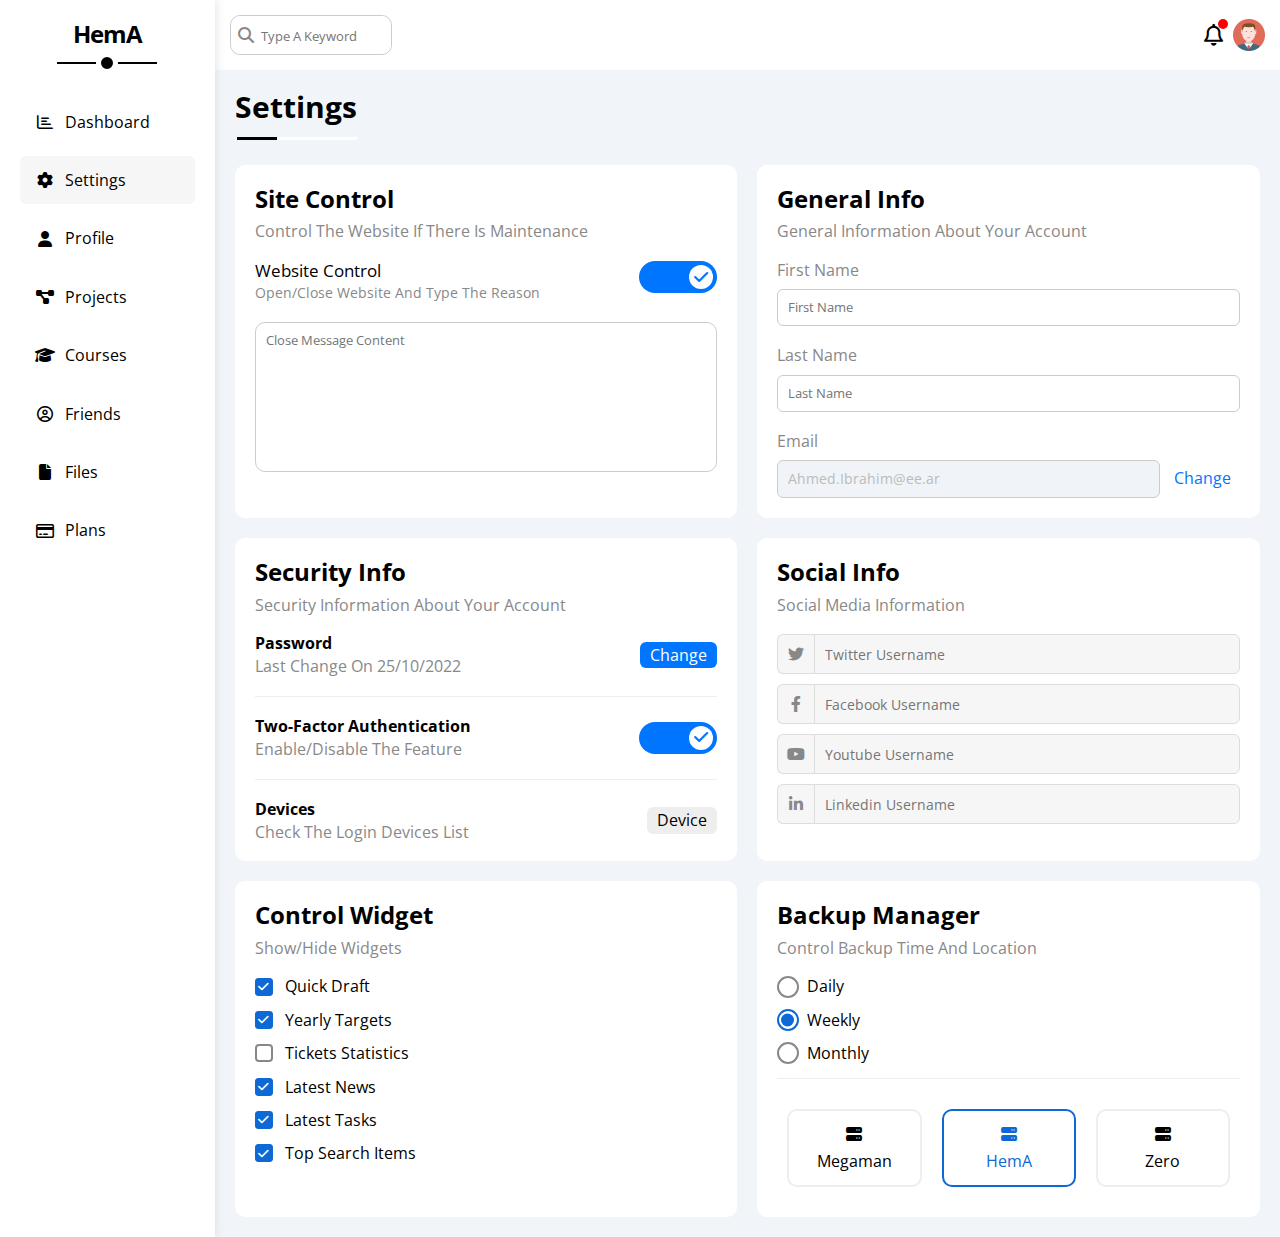
<file: settings.html>
<!DOCTYPE html>
<html lang="en">

<head>
    <meta charset="UTF-8">
    <meta name="viewport" content="width=device-width, initial-scale=1.0">
    <link rel="preconnect" href="https://fonts.googleapis.com">
    <link rel="preconnect" href="https://fonts.gstatic.com" crossorigin>
    <link rel="preconnect" href="https://fonts.googleapis.com">
    <link rel="preconnect" href="https://fonts.gstatic.com" crossorigin>
    <link rel="preconnect" href="https://fonts.googleapis.com">
    <link rel="preconnect" href="https://fonts.gstatic.com" crossorigin>
    <link rel="preconnect" href="https://fonts.googleapis.com">
    <link rel="preconnect" href="https://fonts.gstatic.com" crossorigin>
    <link rel="preconnect" href="https://fonts.googleapis.com">
    <link rel="preconnect" href="https://fonts.gstatic.com" crossorigin>
    <link
        href="https://fonts.googleapis.com/css2?family=Cairo:wght@200;300;400;500;600;700;800;900;1000&family=Open+Sans:wght@400;500;600;700;800&family=Roboto+Slab:wght@600&family=Work+Sans:wght@200;300;400;500;600;700;800;900&display=swap"
        rel="stylesheet">
    <link rel="stylesheet" href="css/normalize.css">
    <link rel="stylesheet" href="css/all.min.css">
    <link rel="stylesheet" href="css/framework.css">
    <link rel="stylesheet" href="css/style.css">
    <title>Settings</title>
</head>

<body>
    <div class="page d-flex ">
        <div class="sidebar p-20 ">
            <h2 class="p-relative txt-center">HemA</h2>
            <ul>
                <li><a href="index.html"><i class="fa-regular fa-chart-bar fa-fw"></i><span>Dashboard</span></a></li>
                <li class="active"><a href="settings.html"><i
                            class="fa-solid fa-gear fa-fw"></i><span>Settings</span></a></li>
                <li><a href="profile.html"><i class="fa-solid fa-user fa-fw"></i><span>Profile</span></a></li>
                <li><a href="projects.html"><i class="fa-solid fa-diagram-project fa-fw"></i><span>Projects</span></a>
                </li>
                <li><a href="courses.html"><i class="fa-solid fa-graduation-cap fa-fw"></i><span>Courses</span></a></li>
                <li><a href="friends.html"><i class="fa-regular fa-circle-user fa-fw"></i><span>Friends</span></a></li>
                <li><a href="files.html"><i class="fa-solid fa-file fa-fw"></i><span>Files</span></a></li>
                <li><a href="plans.html"><i class="fa-regular fa-credit-card fa-fw"></i><span>Plans</span></a></li>
            </ul>
        </div>
        <div class="content w-100">
            <div class="header bg-white p-15 d-flex align-c j-between">
                <div class="search">
                    <i class="fa-solid fa-magnifying-glass"></i>
                    <input class="p-10 rad-10" type="search" placeholder="Type A Keyword">
                </div>
                <div class="icons d-flex align-c">
                    <i class="fa-regular fa-bell p-relative"></i>
                    <img src="pictures/avatar.png" alt="">
                </div>
            </div>
            <h2 class="p-20 fs-30 p-relative">Settings</h2>
            <div class="settings-page m-20">
                <!-- Start Control Widget -->

                <div class="control p-20 bg-white rad-10">
                    <div class="intro mb-20">
                        <h2 class="mb-10 txt-cap">site control</h2>
                        <p class="c-grey txt-cap">control the website if there is maintenance</p>
                    </div>
                    <div class="second-intro d-flex j-between">
                        <div class="intro mb-20">
                            <span class="mb-20 txt-cap fs-17 ">website control</span>
                            <p class="c-grey txt-cap mt-5 fs-14">Open/Close Website And Type The Reason</p>
                        </div>
                        <div>
                            <label>
                                <input class="toggle-checkbox" type="checkbox" checked>
                                <div class="toggle-switch"></div>
                            </label>
                        </div>
                    </div>
                    <textarea class="p-10 rad-10 w-100" placeholder="Close Message Content"></textarea>
                </div>

                <!-- End Control Widget -->

                <!-- Start General Widget -->

                <div class="general p-20 bg-white rad-10">
                    <div class="intro mb-20">
                        <h2 class="mb-10 txt-cap">general info</h2>
                        <p class="c-grey txt-cap">general information about your account</p>
                    </div>
                    <div class="cell mb-20">
                        <label class="mb-10 d-block c-grey" for="first">First Name</label>
                        <input class="w-100 b-none b-ccc p-10 fs-13 rad-6" placeholder="First Name" type="text"
                            id="first">
                    </div>
                    <div class="cell mb-20">
                        <label class="mb-10 d-block c-grey" for="last">Last Name</label>
                        <input class="w-100 b-none b-ccc p-10 fs-13 rad-6" placeholder="Last Name" type="text"
                            id="last">
                    </div>
                    <div class="cell">
                        <label class="mb-10 d-block c-grey" for="email">Email</label>
                        <input class="email-disabled w-100 b-none b-ccc p-10 fs-14 rad-6 mr-10" type="email"
                            name="email" id="email" value="Ahmed.Ibrahim@ee.ar" disabled> <a class="c-blue "
                            href="#">Change</a>
                    </div>
                </div>

                <!-- End General Widget -->

                <!-- Start Security Widget -->

                <div class="security p-20 bg-white rad-10">
                    <div class="intro mb-20">
                        <h2 class="mb-10 txt-cap">security info</h2>
                        <p class="c-grey txt-cap">security information about your account</p>
                    </div>
                    <div class="cell d-flex j-between align-c">
                        <div class="text">
                            <h4 class=" txt-cap mb-5 ">password</h4>
                            <span class=" txt-cap c-grey ">last change on 25/10/2022</span>
                        </div>
                        <a class="btn-shape bg-blue c-white" href="#">Change</a>
                    </div>
                    <div class="cell d-flex j-between align-c">
                        <div class="text">
                            <h4 class=" txt-cap mb-5 ">two-factor authentication</h4>
                            <span class=" txt-cap c-grey ">enable/disable the feature</span>
                        </div>
                        <label>
                            <input class="toggle-checkbox" type="checkbox" checked>
                            <div class="toggle-switch"></div>
                        </label>
                    </div>
                    <div class="cell d-flex j-between align-c">
                        <div class="text">
                            <h4 class=" txt-cap mb-5 ">devices</h4>
                            <span class=" txt-cap c-grey ">check the login devices list</span>
                        </div>
                        <a class="btn-shape bg-eee c-black" href="#">Device</a>
                    </div>
                </div>

                <!-- End Security Widget -->

                <!-- Start Social Widget -->

                <div class="social p-20 bg-white rad-10">
                    <div class="intro mb-20">
                        <h2 class="mb-10 txt-cap">social info</h2>
                        <p class="c-grey txt-cap">social media information</p>
                    </div>
                    <div class="cell d-flex align-c mb-10">
                        <i class="fa-brands fa-twitter d-flex align-c j-center c-grey"></i>
                        <input class="w-100 fs-14" type="text" placeholder="Twitter Username">
                    </div>
                    <div class="cell d-flex align-c mb-10">
                        <i class="fa-brands fa-facebook-f d-flex align-c j-center c-grey"></i>
                        <input class="w-100 fs-14" type="text" placeholder="Facebook Username">
                    </div>
                    <div class="cell d-flex align-c mb-10">
                        <i class="fa-brands fa-youtube d-flex align-c j-center c-grey"></i>
                        <input class="w-100 fs-14" type="text" placeholder="Youtube Username">
                    </div>
                    <div class="cell d-flex align-c mb-10">
                        <i class="fa-brands fa-linkedin-in d-flex align-c j-center c-grey"></i>
                        <input class="w-100 fs-14" type="text" placeholder="Linkedin Username">
                    </div>
                </div>

                <!-- End Social Widget -->

                <!-- Start Control Widget -->

                <div class="control-widget p-20 bg-white rad-10">
                    <div class="intro mb-20">
                        <h2 class="mb-10 txt-cap">control widget</h2>
                        <p class="c-grey txt-cap">show/hide widgets</p>
                    </div>
                    <div class="cell d-flex align-c mb-15">
                        <input type="checkbox" id="one" checked>
                        <label class="txt-cap p-relative" for="one">quick draft</label>
                    </div>
                    <div class="cell d-flex align-c mb-15">
                        <input type="checkbox" id="two" checked>
                        <label class="txt-cap p-relative" for="two">yearly targets</label>
                    </div>
                    <div class="cell d-flex align-c mb-15">
                        <input type="checkbox" id="three">
                        <label class="txt-cap p-relative" for="three">tickets statistics</label>
                    </div>
                    <div class="cell d-flex align-c mb-15">
                        <input type="checkbox" id="four" checked>
                        <label class="txt-cap p-relative" for="four">latest news</label>
                    </div>
                    <div class="cell d-flex align-c mb-15">
                        <input type="checkbox" id="five" checked>
                        <label class="txt-cap p-relative" for="five">latest tasks</label>
                    </div>
                    <div class="cell d-flex align-c">
                        <input type="checkbox" id="six" checked>
                        <label class="txt-cap p-relative" for="six">top search items</label>
                    </div>
                </div>

                <!-- End Control Widget -->

                <!-- Start Backup Widget -->

                <div class="backup p-20 bg-white rad-10">
                    <div class="intro mb-20">
                        <h2 class="mb-10 txt-cap">backup manager</h2>
                        <p class="c-grey txt-cap">control backup time and location</p>
                    </div>
                    <div class="cell d-flex align-c mb-15">
                        <input type="radio" name="time" id="daily" >
                        <label class="txt-cap p-relative" for="daily">daily</label>
                    </div>
                    <div class="cell d-flex align-c mb-15">
                        <input type="radio" name="time" id="weekly" checked>
                        <label class="txt-cap p-relative" for="weekly">weekly</label>
                    </div>
                    <div class="cell d-flex align-c mb-15">
                        <input type="radio" name="time" id="monthly" >
                        <label class="txt-cap p-relative" for="monthly">monthly</label>
                    </div>
                    <div class="servers d-flex align-c txt-center">
                        <input type="radio" name="servers" id="server-one">
                        <div class="server w-100 ">
                            <label class="d-block m-15" for="server-one">
                                <i class="fa-solid fa-server d-block mb-10"></i>
                                Megaman
                            </label>
                        </div>
                        <input type="radio" name="servers" id="server-two" checked>
                        <div class="server w-100 ">
                            <label class="d-block m-15" for="server-two">
                                <i class="fa-solid fa-server d-block mb-10"></i>
                                HemA
                            </label>
                        </div>
                        <input type="radio" name="servers" id="server-three">
                        <div class="server w-100 ">
                            <label class="d-block m-15" for="server-three">
                                <i class="fa-solid fa-server d-block mb-10"></i>
                                Zero
                            </label>
                        </div>
                </div>
                

                </div>

                <!-- End Backup Widget -->

            </div>
</file>
<file: css/framework.css>
.c-grey {
    color: var(--grey-color);
}

.c-blue {
    color: var(--blue-color);
}

.c-green {
    color: var(--green-color);
}

.c-orange {
    color: var(--orange-color);
}

.c-red {
    color: var(--red-color);
}

.bg-grey {
    background-color: var(--grey-color);
}

.bg-blue {
    background-color: var(--blue-color);
}

.bg-green {
    background-color: var(--green-color);
}

.bg-orange {
    background-color: var(--orange-color);
}

.bg-red {
    background-color: var(--red-color);
}


.d-flex {
    display: flex;
}

.center-flex {
    display: flex;
    justify-content: center;
    align-items: center;
}

.flex-c {
    flex-direction: column;
}

.d-grid {
    display: grid;
}

.grid-300 {
    grid-template-columns: repeat(auto-fill, minmax(300px, 1fr));
}
.grid-450 {
    grid-template-columns: repeat(auto-fill, minmax(450px, 1fr));
}

.grid-500 {
    grid-template-columns: repeat(auto-fill, minmax(500px, 1fr));
}

.d-block {
    display: block;
}

.gap-5 {
    gap: 5px;
}

.gap-10 {
    gap: 10px;
}

.gap-20 {
    gap: 20px;
}

.j-between {
    justify-content: space-between;
}

.j-around {
    justify-content: space-around;
}

.j-center {
    justify-content: center;
}

.align-c {
    align-items: center;
}

.p-5 {
    padding: 5px;
}

.p-10 {
    padding: 10px;
}

.p-15 {
    padding: 15px;
}

.p-20 {
    padding: 20px;
}

.pt-20 {
    padding-top: 20px;
}
.pb-10 {
    padding-bottom: 10px;
}

.pb-15 {
    padding-bottom: 15px;
}

.pb-20 {
    padding-bottom: 20px;
}

.pl-30 {
    padding-left: 30px;
}

.bg-white {
    background-color: white;
}

.bg-eee {
    background-color: #eee;
}

.c-black {
    color: black;
}

.c-white {
    color: white;
}

.txt-center {
    text-align: center;
}

.txt-cap {
    text-transform: capitalize;
}

.m-auto {
    margin: auto;
}
.m-15 {
    margin: 15px;
}

.m-20 {
    margin: 20px;
}

.mt-0 {
    margin-top: 0;
}

.mt-5 {
    margin-top: 5px;
}

.mt-10 {
    margin-top: 10px;
}
.mt-15 {
    margin-top: 15px;
}

.mt-20 {
    margin-top: 20px;
}

.mt-30 {
    margin-top: 30px;
}

.mr-10 {
    margin-right: 10px;
}

.mr-15 {
    margin-right: 15px;
}

.mr-20 {
    margin-right: 20px;
}

.mr-30 {
    margin-right: 30px;
}

.mb-5 {
    margin-bottom: 5px;
}

.mb-10 {
    margin-bottom: 10px;
}

.mb-15 {
    margin-bottom: 15px;
}

.mb-20 {
    margin-bottom: 20px;
}

.mb-30 {
    margin-bottom: 30px;
}

.ml-10 {
    margin-left: 10px;
}

.ml-20 {
    margin-left: 20px;
}

.ml-30 {
    margin-left: 30px;
}

.ml-auto {
    margin-left: auto;
}

.p-relative {
    position: relative;
}

.w-100 {
    width: 100%;
}
.w-fit {
    width: fit-content;
}

.rad-6 {
    border-radius: 6px;
}

.rad-10 {
    border-radius: 10px;
}

.rad-50 {
    border-radius: 50%;
}

.b-none {
    border: none;
}

.b-ccc {
    border: 1px solid #ccc;
}

.fs-13 {
    font-size: 13px;
}

.fs-14 {
    font-size: 14px;
}

.fs-15 {
    font-size: 15px;
}

.fs-16 {
    font-size: 16px;
}

.fs-17 {
    font-size: 17px;
}

.fs-18 {
    font-size: 18px;
}

.fs-20 {
    font-size: 20px;
}

.fs-30 {
    font-size: 30px;
}

.fw-n {
    font-weight: 500;
}

.fw-bold {
    font-weight: bold;
}

.over-h {
    overflow: hidden;
}

.btn-shape {
    padding: 4px 10px;
    border-radius: 6px;
    width: fit-content;
    display: block;
}





@media (max-width:767px) {
    .hide-mobile {
        display: none;
    }

    .txt-c-mobile {
        text-align: center;
    }

    .d-block-mobile {
        display: block;
    }

    .column-mobile {
        flex-direction: column;
    }
}
</file>
<file: css/style.css>
:root {
    --blue-color: #0075ff;
    --blue-alt-color: #0d69d5;
    --orange-color: #f59e0b;
    --green-color: #22c55e;
    --red-color: #f44336;
    --grey-color: #888;
    --main-transition: .3s;
}

::-webkit-scrollbar {
    width: 15px;
}

::-webkit-scrollbar-thumb {
    background-color: var(--blue-color);

}

::-webkit-scrollbar-thumb:hover {
    background-color: var(--blue-alt-color);
}

* {
    box-sizing: border-box;
    -webkit-box-sizing: border-box;
    -moz-box-sizing: border-box;
    padding: 0px;
    margin: 0px;

}

*:focus {
    outline: none;
}


html {
    scroll-behavior: smooth;
}

body {
    font-family: "Open Sans", sans-serif;
}

ul {
    list-style: none;
}

a {
    text-decoration: none;
}

.toggle-checkbox {
    -webkit-appearance: none;
    appearance: none;
    display: none;
}

.toggle-switch {
    width: 78px;
    height: 32px;
    background-color: #ccc;
    border-radius: 16px;
    position: relative;
    transition: var(--main-transition);
    cursor: pointer;
}

.toggle-checkbox:checked+.toggle-switch {
    background-color: var(--blue-color);
}

.toggle-switch::before {
    font-family: "Font Awesome 6 Free";
    content: "\f00d";
    font-weight: 900;
    background-color: white;
    width: 24px;
    height: 24px;
    position: absolute;
    border-radius: 50%;
    top: 4px;
    left: 4px;
    display: flex;
    justify-content: center;
    align-items: center;
    color: #aaa;
    transition: var(--main-transition);
}

.toggle-checkbox:checked+.toggle-switch::before {
    left: 50px;
    content: "\f00c";
    color: var(--blue-color);
}

/* ================================================================= */

.page {
    min-height: 100vh;
}

/* Start Sidebar */
.page .sidebar {
    width: 250px;
    box-shadow: 0 0 10px #ddd;
    z-index: 1;
}

@media (max-width:767px) {
    .page .sidebar {
        width: 58px;
        padding: 10px;
    }
}

.page .sidebar h2 {
    margin-bottom: 50px;
    letter-spacing: -1px;
}

@media (max-width:767px) {
    .page .sidebar h2 {
        font-size: 13px;
    }
}

.page .sidebar h2::before {
    position: absolute;
    content: "";
    bottom: -16px;
    left: 50%;
    transform: translateX(-50%);
    width: 100px;
    height: 2px;
    background-color: black;
}

.page .sidebar h2::after {
    position: absolute;
    content: "";
    bottom: -26px;
    left: 50%;
    transform: translateX(-50%);
    width: 12px;
    height: 12px;
    border: 5px solid white;
    border-radius: 50%;
    background-color: black;
}

@media (max-width:767px) {
    .page .sidebar h2 {
        margin-bottom: 20px;
    }

    .page .sidebar h2::after,
    .page .sidebar h2::before {
        display: none;
    }
}

.page .sidebar ul li {
    margin-bottom: 10px;
    padding: 15px;
    transition: var(--main-transition);
}

.page .sidebar ul li a {
    color: black;
    width: 100%;
    display: flex;
    align-items: center;
}

.page .sidebar ul li a span {
    margin-left: 10px;
}

@media (max-width:767px) {
    .page .sidebar ul li {
        padding: 10px;
    }

    .page .sidebar ul li a span {
        display: none;
    }

    .page .sidebar ul li a {
        text-align: center;
    }

    .page .sidebar ul li a i {
        font-weight: bold;
        font-size: 15px;
    }
}

.page .sidebar ul .active,
.page .sidebar ul li:hover {
    background-color: #f6f6f6;
    border-radius: 6px;
}

/* End Sidebar */

/* Start Header */
.page .content {
    background-color: #f1f5f9;
    overflow: hidden;
}

.page .content .search {
    position: relative;
    border: 1px solid #ccc;
    border-radius: 10px;
}

.page .content .search i {
    position: absolute;
    top: 50%;
    left: 7px;
    transform: translateY(-50%);
    color: var(--grey-color);
}

.page .content .search input {
    width: 160px;
    padding-left: 30px;
    border: none;
    transition: var(--main-transition);
}

.page .content .search input::placeholder {
    font-size: 13px;
    transition: var(--main-transition);
}

.page .content .search input:focus {
    outline: none;
    width: 200px;
}

.page .content .search input:focus::placeholder {
    opacity: 0;
}

.page .content .icons i {
    font-size: 22px;
}

.page .content .icons i::after {
    position: absolute;
    content: "";
    top: -5px;
    right: -5px;
    width: 10px;
    height: 10px;
    border-radius: 50%;
    background-color: red;
}

.page .content .icons img {
    width: 32px;
    height: 32px;
    margin-left: 10px;
}

.page .content>h2::before {
    position: absolute;
    content: "";
    bottom: 5px;
    left: 22px;
    width: 120px;
    height: 3px;
    background-color: white;
}

.page .content>h2::after {
    position: absolute;
    content: "";
    bottom: 5px;
    left: 22px;
    width: 40px;
    height: 3px;
    background-color: black;
}

/* End Header */

/* Start Welcome Widget */

.wrapper .welcome .intro img {
    width: 200px;
}


@media (max-width: 767px) {
    .wrapper {
        grid-template-columns: minmax(200px, 1fr);
        margin-left: 10px;
        margin-right: 10px;
        gap: 10px;
    }
}

.wrapper .welcome>img {
    width: 64px;
    height: 64px;
    margin-left: 25px;
    margin-top: -30px;
    border: 2px solid white;
    padding: 2px;
    box-shadow: 0 0 5px #ddd;
}

@media (max-width: 767px) {
    .wrapper .welcome>img {
        margin-right: auto;
        margin-left: auto;
        display: block;
    }
}

.wrapper .welcome .body {
    border-top: 1px solid #eee;
    border-bottom: 1px solid #eee;
}

@media (max-width: 767px) {
    .wrapper .welcome .body {
        display: flex;
        flex-direction: column;
        gap: 20px;
    }
}

.wrapper .welcome>a {
    margin: 20px 20px 20px auto;

}

/* End Welcome Widget */

/* Start Quick Widget */

.quick textarea {
    resize: none;
    min-height: 180px;
}

.quick .save {
    margin-left: auto;
    cursor: pointer;
    transition: var(--main-transition);
}

.quick .save:hover {
    background-color: var(--blue-alt-color);
}

/* End Quick Widget */

/* Start Target Widget */
.target .target-row .icon {
    width: 80px;
    height: 80px;
    align-items: center;
    display: flex;
    justify-content: center;
    margin-right: 20px;
}

.target .target-row .info {
    flex: 1;
    display: flex;
    flex-direction: column;
    gap: 10px;
}

.target .target-row .info .progress-holder {
    position: relative;
    width: 100%;
    height: 4px;
}

.target .target-row .info .progress {
    position: absolute;
    top: 0;
    left: 0;
    height: 100%;
}

.target .target-row .info .perc {
    right: -18px;
    position: absolute;
    top: -35px;
    padding: 3px 4px;
}

.target .target-row .info .perc::before {
    content: "";
    position: absolute;
    left: 50%;
    top: 18px;
    transform: translateX(-50%);
    border: 10px solid;
    border-color: transparent transparent transparent transparent;
}




.target .blue .icon,
.target .blue .info .progress-holder {
    background-color: rgb(0 117 255 / 20%);
}

.target .blue .info .perc::before {
    border-color: var(--blue-color) transparent transparent transparent;

}



.target .orange .icon,
.target .orange .info .progress-holder {
    background-color: rgb(245 158 11 / 20%);
}

.target .orange .info .perc::before {
    border-color: var(--orange-color) transparent transparent transparent;

}



.target .green .icon,
.target .green .info .progress-holder {
    background-color: rgb(34 197 94 / 20%);
}

.target .green .info .perc::before {
    border-color: var(--green-color) transparent transparent transparent;

}

/* End Target Widget */

/* Start Tickets Widget */
.tickets .tickets-content {
    flex-wrap: wrap;
}

.tickets .tickets-content .box {
    border: 1px solid #ccc;
    width: calc(50% - 10px);
    flex-direction: column;
}

@media (max-width:767px) {
    .tickets .tickets-content .box {
        width: 100%;
    }
}

/* End Tickets Widget */

/* Start News Widget */
.news .news-row:not(:last-of-type) {
    border-bottom: 1px solid #ccc;
    margin-bottom: 20px;
    padding-bottom: 20px;
}

@media (max-width:767px) {
    .news {
        text-align: center;
    }

    .news .news-row {
        display: block;
        text-align: center;
    }

    .news .news-row span {
        margin: 10px auto 0;

    }

}

.news .news-row img {
    width: 100px;
    border-radius: 10px;
    margin-right: 15px;
}

/* End News Widget */

/* Start Tasks Widget */
.tasks .task:not(:last-of-type) {
    border-bottom: 1px solid #ccc;
    padding-bottom: 15px;
}

.tasks .done {
    opacity: .3;
}

.tasks .done h3 {
    text-decoration: line-through;
}

.tasks .task i {
    transition: var(--main-transition);
    cursor: pointer;
}

.tasks .task i:hover {
    color: var(--red-color)
}

/* End Tasks Widget */

/* Start Uploads Widget */
.uploads .file:not(:last-of-type) {
    border-bottom: 1px solid #ccc;
    padding-bottom: 10px;
}

.uploads .file img {
    width: 40px;
    height: 40px;
}

.uploads .file .info {
    flex: 1;
    margin-left: 10px;
}

/* End Uploads Widget */

/* Start Progress Widget */

.progress ul::before {
    content: "";
    position: absolute;
    left: 10px;
    top: 0;
    height: 100%;
    width: 2px;
    background-color: var(--blue-color);
}

.progress ul li::before {
    content: "";
    position: absolute;
    left: -1px;
    top: 0;
    width: 20px;
    height: 20px;
    border-radius: 50%;
    outline: 1px solid var(--blue-color);
    background-color: white;
    border: 2px solid white;
}

.progress ul .done::before {
    background-color: var(--blue-color);
}

.progress ul .current::before {
    animation: change-color .8s infinite alternate;
}

.progress img {
    position: absolute;
    bottom: 0;
    right: 0;
    width: 160px;
    opacity: .1;
}

/* End Progress Widget */

/* Start Reminders Widget */
.reminders .reminder .dot {
    width: 15px;
    height: 15px;
}

.reminders .reminder .text {
    padding-left: 15px;
    border-left: 1px solid var(--blue-color);
}

.reminders .reminder .green {
    border-left: 1px solid var(--green-color);
}

.reminders .reminder .orange {
    border-left: 1px solid var(--orange-color);
}

.reminders .reminder .red {
    border-left: 1px solid var(--red-color);
}

/* End Reminders Widget */

/* Start Posts Widget */
.posts .head {
    padding-bottom: 20px;
    border-bottom: 1px solid #eee;
}

.posts .head img {
    width: 48px;
    height: 48px;
}

.posts .text {
    padding-bottom: 20px;
    border-bottom: 1px solid #eee;
    line-height: 1.5;
}

/* End Posts Widget */
/* Start Social Media Widget */
.social .box {
    padding-left: 70px;
}

.social .box i {
    position: absolute;
    left: 0;
    height: 100%;
    width: 52px;
}


.social .twitter {
    background-color: rgb(29 161 242 / 20%);
    color: #1da1f2;
}

.social .twitter i {
    background-color: #1da1f2;
}

.social .twitter a {
    background-color: #1da1f2;
}


.social .face {
    background-color: rgb(24 119 242 / 20%);
    color: #1877f2;
}

.social .face i {
    background-color: #1877f2;
}

.social .face a {
    background-color: #1877f2;
}


.social .youtube {
    background-color: rgb(255 0 0 / 20%);
    color: #ff0000;
}

.social .youtube i {
    background-color: #ff0000;
}

.social .youtube a {
    background-color: #ff0000;
}


.social .linkedin {
    background-color: rgb(0 119 181 / 20%);
    color: #0077b5;
}

.social .linkedin i {
    background-color: #0077b5;
}

.social .linkedin a {
    background-color: #0077b5;
}

/* End Social Media Widget */

/* Start Projects Table */

.projects table {
    min-width: 1000px;
    border-spacing: 0;
    width: 100%;
}

.projects table td {
    padding: 15px;
    font-weight: 500;

}

.projects table thead td {
    background-color: #eee;
    font-weight: bold;
}

.projects table tbody td {
    border-bottom: 1px solid #eee;
    border-left: 1px solid #eee;
    transition: 0.3s;
}

.projects table tbody tr:hover td {
    background-color: #faf7f7;
}

.projects table tbody td:last-child {
    border-right: 1px solid #eee;

}

.projects table img {
    width: 32px;
    height: 32px;
    border-radius: 50%;
    padding: 2px;
    background-color: white;
}

.projects table img:not(:first-child) {
    margin-left: -20px;
}

.responsive-table {
    overflow-x: auto;
}

/* End Projects Table */


@keyframes change-color {
    0% {
        background-color: var(--blue-color);
    }

    100% {
        background-color: white;
    }
}



/* ==============================Settigs Page====================================== */

.settings-page {
    display: grid;
    grid-template-columns: repeat(auto-fill, minmax(500px, 1fr));
    gap: 20px;
}


@media (max-width:767px) {
    .settings-page {
        grid-template-columns: minmax(100px, 1fr);
        gap: 10px;
        margin-left: 10px;
        margin-right: 10px;
    }
}

.control textarea {
    min-height: 150px;
    border: 1px solid #ccc;
    resize: none;
    font-size: 13px;
}

/* Start General Widget */

.email-disabled:disabled {
    cursor: no-drop;
    background-color: #f0f4f8;
    color: #bbb;
}

.email-disabled {
    display: inline-flex;
    width: calc(100% - 80px);
}

/* End General Widget */

/* Start Security Widget */

.security .cell:not(:last-of-type) {
    border-bottom: 1px solid #eee;
    padding-bottom: 20px;
    margin-bottom: 20px;
}

/* End Security Widget */

/* Start Social Widget */

.social .cell input {
    height: 40px;
    border-radius: 0 6px 6px 0;
    padding-left: 10px;
    background-color: #f6f6f6;
    border: 1px solid #ddd;
}

.social .cell i {
    width: 40px;
    height: 40px;
    border: 1px solid #ddd;
    border-right: none;
    border-radius: 6px 0 0 6px;
    background-color: #f6f6f6;
    transition: var(--main-transition);
}

.social>div:focus-within i {
    color: black;
}

/* End Social Widget */

/* Start Control Widget */

.control-widget .cell input {
    -webkit-appearance: none;
    appearance: none;
}

.control-widget .cell label {
    padding-left: 30px;
    cursor: pointer;
}

.control-widget .cell label::before {
    position: absolute;
    content: "";
    width: 14px;
    height: 14px;
    border: 2px solid var(--grey-color);
    left: 0;
    top: 50%;
    margin-top: -9px;
    border-radius: 4px;
    transition: var(--main-transition);
}

.control-widget .cell label:hover::before {
    border-color: var(--blue-alt-color);
}

.control-widget .cell label::after {
    position: absolute;
    content: "\f00c";
    font-family: "Font Awesome 6 Free";
    font-weight: 900;
    width: 18px;
    height: 18px;
    background-color: var(--blue-alt-color);
    left: 0;
    top: 50%;
    margin-top: -9px;
    border-radius: 4px;
    color: white;
    display: flex;
    justify-content: center;
    align-items: center;
    font-size: 12px;
    transform: scale(0) rotate(360deg);
    transition: var(--main-transition);
}

.control-widget .cell input:checked+label::after {
    transform: scale(1);
}

/* End Control Widget */

/* Start Backup Widget */

.backup .cell input {
    -webkit-appearance: none;
    appearance: none;
}

.backup .cell label {
    position: relative;
    cursor: pointer;
    padding-left: 30px;
}

.backup .cell label::before {
    content: "";
    position: absolute;
    left: 0;
    top: 50%;
    transform: translateY(-50%);
    width: 18px;
    height: 18px;
    border: 2px solid var(--grey-color);
    border-radius: 50%;
    transition: var(--main-transition);
}

.backup .cell label:hover:before {
    border-color: var(--blue-alt-color);
}

.backup .cell label::after {
    content: "";
    position: absolute;
    left: 3.6px;
    top: 50%;
    transform: scale(0);
    width: 13px;
    height: 13px;
    background-color: var(--blue-alt-color);
    border-radius: 50%;
    transition: var(--main-transition);
}

.backup .cell input:checked+label::after {
    transform: scale(1) translateY(-50%);
}

.backup .cell input:checked+label::before {
    border-color: var(--blue-alt-color);
}

.servers {
    padding-top: 20px;
    border-top: 1px solid #eee;
}

@media (max-width:767px) {
    .servers {
        flex-wrap: wrap;
    }
}

.servers input {
    -webkit-appearance: none;
    appearance: none;
}

.servers .server {
    border: 2px solid #eee;
    border-radius: 10px;
    margin: 10px;
    transition: var(--main-transition);
}

@media (max-width:767px) {
    .servers .server {
        margin: 5px;
    }
}

.servers .server:hover {
    border-color: var(--blue-alt-color);
}

.servers .server label {
    cursor: pointer;
}

.servers input:checked+.server {
    border-color: var(--blue-alt-color);
    color: var(--blue-alt-color);
}

/* End Backup Widget */

/* ========================================Start Profile Page================================= */
.profile-page .overview .avatar-box {
    border-right: 1px solid #eee;
    width: 300px;
}

@media (max-width:767px) {
    .profile-page .overview .avatar-box {
        border-right: none;

    }
}

.profile-page .overview .avatar-box img {
    width: 120px;
    height: 120px;
}

.profile-page .overview .avatar-box .range {
    position: relative;
    width: 70%;
    height: 6px;
    border-radius: 6px;
    background-color: #eee;
    margin: auto;
    margin-bottom: 10px;
    overflow: hidden;
}

.profile-page .overview .avatar-box .range span {
    content: "";
    position: absolute;
    left: 0;
    top: 0;
    height: 100%;
    background-color: var(--blue-color);
}

.profile-page .overview .toggle-switch {
    width: 90px;
    height: 20px;
}

.profile-page .overview .toggle-switch::before {

    width: 14px;
    height: 14px;
    top: 3px;
    left: 4px;
    font-size: 11px;
}

.profile-page .overview .toggle-checkbox:checked+.toggle-switch::before {
    left: 73px;
}

.profile-page .overview .info-box:not(:last-of-type) {
    border-bottom: 1px solid #eee;
}

.profile-page .overview .text-box {
    min-width: 250px;
}

@media (max-width:767px) {
    .profile-page .overview {
        flex-direction: column;
    }

    .profile-page .overview .info-box {
        flex-direction: column;
        text-align: center;
        padding: 15px;
    }

    .profile-page .overview .info-box .gender {
        display: flex;
        flex-direction: column;
        align-items: center;
    }
}



.profile-page .profile-data .profile-skils {
    min-width: 280px;
    flex-grow: 1;


}

@media (max-width:767px) {
    .profile-page .profile-data {
        flex-wrap: wrap;
    }
}

.profile-page .profile-data .profile-skils .cell:not(:last-of-type) {
    border-bottom: 1px solid #eee;
}

@media (max-width:767px) {
    .profile-page .profile-data .profile-skils .cell {
        justify-content: center;
    }
}

.profile-page .profile-data .profile-activities .cell:not(:last-of-type) {
    border-bottom: 1px solid #eee;
}

.profile-page .profile-data .profile-activities .cell img {
    width: 64px;
    height: 64px;
    margin-right: 20px;
}

@media (max-width:767px) {
    .profile-page .profile-data .profile-activities .cell {
        display: block;
        text-align: center;
    }

    .profile-page .profile-data .profile-activities .cell img {
        margin: 0 auto 10px;
    }

    .profile-page .profile-data .profile-activities .data {
        display: block;
        margin-bottom: 20px;
    }
}





/* ====================================Start Projects Page============================= */


@media (max-width:767px) {
    .projects-page {
        grid-template-columns: minmax(200px, 1fr);
    }
}

.projects-page .widget .date {
    position: absolute;
    top: 10px;
    right: 10px;
}

.projects-page .widget .images {
    padding-top: 10px;
    padding-bottom: 20px;
    border-bottom: 1px solid #eee;
}

.projects-page .widget .images img {
    width: 40px;
    height: 40px;
    border-radius: 50%;
    padding: 1px;
    background-color: white;
}

.projects-page .widget .images a {
    position: relative;
}

.projects-page .widget .images a:not(:first-of-type) {
    margin-left: -20px;
}


.projects-page .widget .images a:hover {
    z-index: 100;
}

.projects-page .widget .skils {
    padding: 20px 0;
    justify-content: flex-end;
    border-bottom: 1px solid #eee;
}

.projects-page .widget .footer {
    padding-top: 20px;
}

.projects-page .widget .footer .range {
    width: 260px;
    height: 8px;
    border-radius: 16px;
    overflow: hidden;
}

.projects-page .widget .footer .range span {
    position: absolute;
    left: 0;
    top: 0;
    height: 100%;

}


/* ====================================Start Coutses Page============================= */



@media (max-width:767px) {
    .courses-page {
        grid-template-columns: minmax(200px, 1fr);
    }
}

.courses-page .course .cover {
    max-width: 100%;
}

.courses-page .course .team {
    position: absolute;
    width: 64px;
    height: 64px;
    border-radius: 50%;
    border: 1px solid white;
    top: 20px;
    left: 20px;
}

.courses-page .course .text p {
    line-height: 1.5;
}

.courses-page .course .footer {
    border-top: 1px solid #eee;
}

.courses-page .course .footer span {
    position: absolute;
    top: -15px;
    left: 50%;
    transform: translateX(-50%);
    font-size: 14px;
}




/* ====================================Start Friends Page============================= */



@media (max-width:767px) {
    .friends-page {
        grid-template-columns: minmax(200px, 1fr);
    }
}

.friends-page .contact-icons {
    position: absolute;
    top: 10px;
    left: 10px;
    display: flex;
    align-items: center;
    gap: 5px;
}

.friends-page .contact-icons a {
    width: 30px;
    height: 30px;
    background-color: #eee;
    border-radius: 50%;
    justify-content: center;
    display: flex;
    align-items: center;
    color: var(--grey-color);
    transition: var(--main-transition);
}

.friends-page .contact-icons a:hover {
    background-color: var(--blue-color);
    color: white;
}

.friends-page .contact-icons a i {
    font-size: 13px;
}

.friends-page .header {
    padding-bottom: 20px;
    border-bottom: 1px solid #eee;
}

.friends-page .header img {
    width: 100px;
    height: 100px;
}

.friends-page .stats {
    padding: 20px 0;
    border-bottom: 1px solid #eee;
}

.friends-page .stats .vip {
    position: absolute;
    right: 0;
    top: 50%;
    transform: translateY(-50%);
    font-size: 45px;
    opacity: .2;
}



/* ====================================Start Files Page============================= */


.files-page {
    flex-direction: row-reverse;
}


@media (max-width:767px) {
    .files-page {
        flex-direction: column;
    }
}

.files-page .files-stats {
    min-width: 260px;
    height: fit-content;
}

.files-page .files-stats .cell {
    border: 1px solid #eee;
    border-radius: 6px;
    margin-bottom: 15px;
}

.files-page .files-stats .cell i {
    width: 40px;
    height: 40px;
    display: flex;
    justify-content: center;
    align-items: center;
}

.files-page .files-stats .blue {
    background-color: rgb(0 117 255 / 20%);
}

.files-page .files-stats .green {
    background-color: rgb(34 197 94 / 20%);
}

.files-page .files-stats .red {
    background-color: rgb(244 67 54 / 20%);
}

.files-page .files-stats .orange {
    background-color: rgb(245 158 11 / 20%);
}

.files-page .files-stats a {
    padding: 10px 15px;
    transition: var(--main-transition);
}

.files-page .files-stats a:hover {
    background-color: var(--blue-alt-color);
}

.files-page .files-stats a:hover i {
    animation: go-up .8s infinite;
}


@keyframes go-up {

    0%,
    100% {
        transform: translateY(0);
    }

    50% {
        transform: translateY(-5px);
    }
}

.files-page .files {
    grid-template-columns: repeat(auto-fill, minmax(200px, 1fr));
    flex: 1;
    height: fit-content;
}

.files-page .files .file img {
    width: 64px;
    height: 64px;
    transition: var(--main-transition);
    margin: 20px 0 15px;
}

.files-page .files .file:hover img {
    transform: rotate(5deg);
}

.files-page .files .file i {
    position: absolute;
    top: 10px;
    left: 10px;
    color: var(--grey-color);
    cursor: pointer;
}

.files-page .files .file .footer {
    border-top: 1px solid #eee;
    padding-top: 10px;
}


/* ====================================Start Plans Page============================= */

@media (max-width:767px) {
    .plans-page {
        grid-template-columns: minmax(200px, 1fr);
    }
}

.plans-page .plan .header {
    border: 3px solid white;
}

.plans-page .plan .green {
    outline: 3px solid var(--green-color);
}

.plans-page .plan .blue {
    outline: 3px solid var(--blue-color);
}

.plans-page .plan .orange {
    outline: 3px solid var(--orange-color);
}

.plans-page .plan .header h3 {
    font-size: 25px;
}

.plans-page .plan .header h2 {
    font-size: 40px;
    position: relative;
}

.plans-page .plan .header h2 span {
    position: absolute;
    top: -5px;
    left: -20px;
    font-size: 30px;
}

.plans-page .plan ul li {
    padding: 15px 0;
    border-bottom: 1px solid #eee;
    font-size: 15px;
}

@media (max-width:767px) {
    .plans-page .plan ul li {
        font-size: 14px;
    }
}

.plans-page .plan ul li>div i {
    margin-right: 5px;
}
</file>
